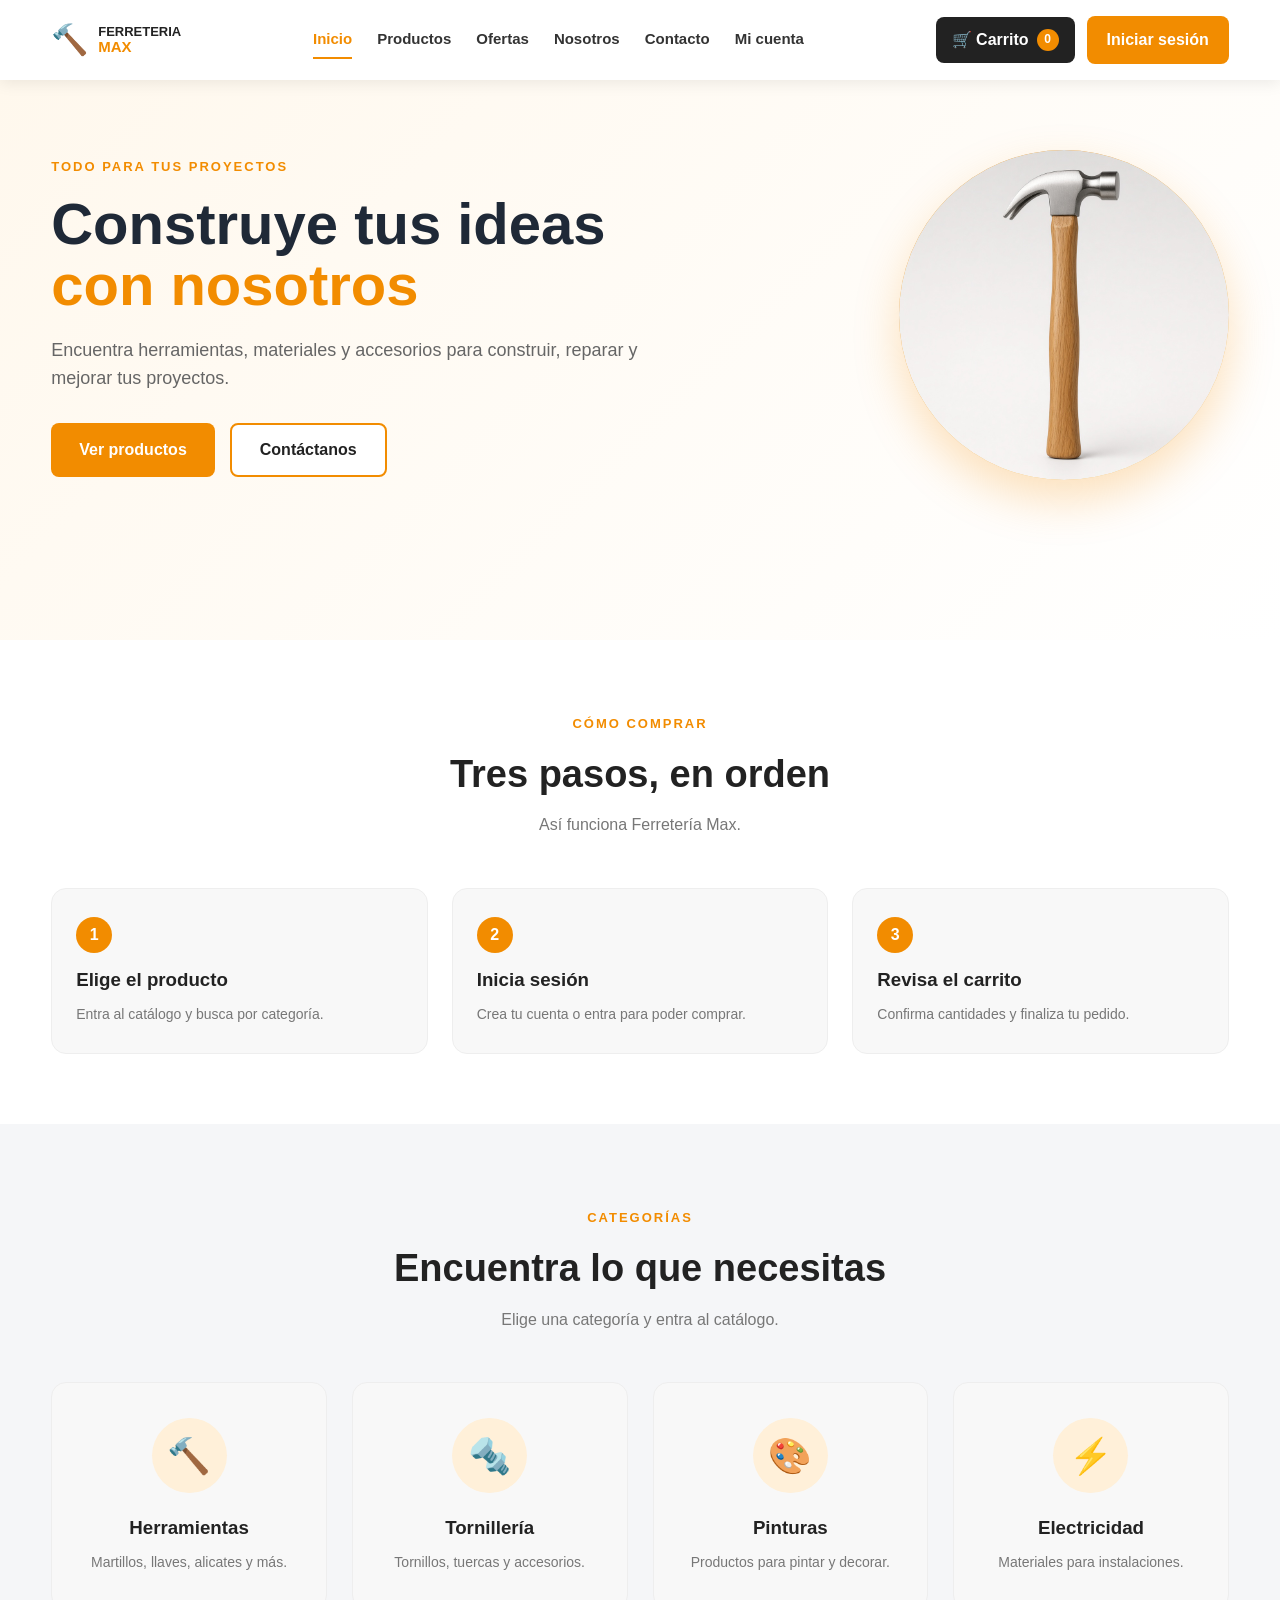
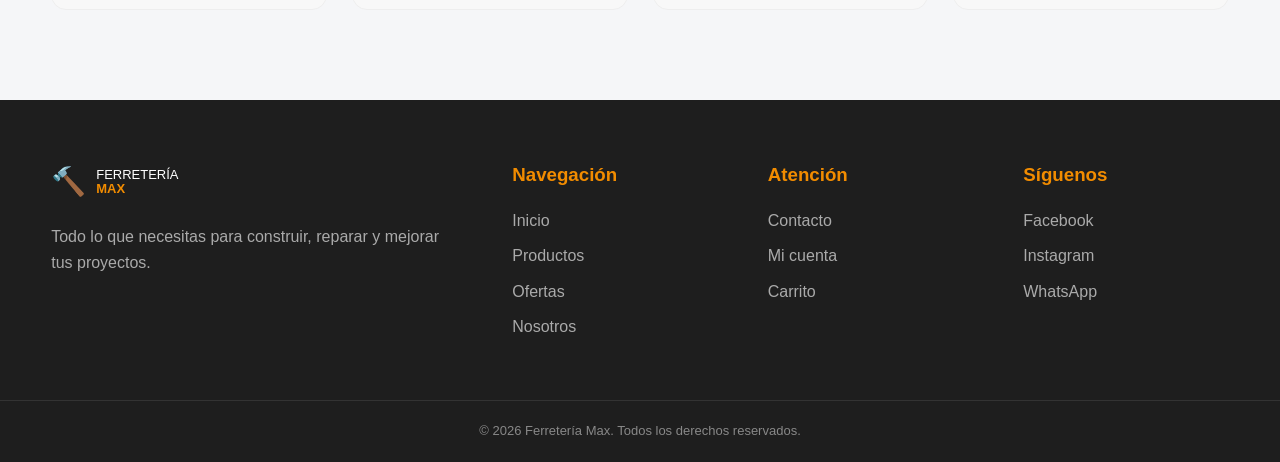
<file: INDEX.HTML>
<!DOCTYPE html>
<html lang="es">
<head>
    <meta charset="UTF-8">
    <meta name="viewport" content="width=device-width, initial-scale=1.0">
    <title>Inicio | Ferretería Max</title>
    <link rel="stylesheet" href="ESTILOS.CSS">
</head>
<body>
    <header class="header">
        <div class="header-inner">
            <a class="logo" href="INDEX.HTML">
                🔨
                <div>
                    <span>FERRETERIA</span>
                    <strong>MAX</strong>
                </div>
            </a>
            <nav class="menu">
                <a href="INDEX.HTML">Inicio</a>
                <a href="productos.html">Productos</a>
                <a href="ofertas.html">Ofertas</a>
                <a href="nosotros.html">Nosotros</a>
                <a href="contacto.html">Contacto</a>
                <a href="cuenta.html">Mi cuenta</a>
            </nav>
            <div class="header-acciones">
                <a href="carrito.html" class="btn-carrito">
                    🛒 Carrito
                    <span id="contadorCarrito">0</span>
                </a>
                <a href="cuenta.html" class="btn-login">Iniciar sesión</a>
            </div>
        </div>
    </header>

    <main>
        <section id="inicio" class="hero">
            <div class="hero-inner">
                <div class="hero-text">
                    <span class="mini-titulo">TODO PARA TUS PROYECTOS</span>
                    <h1>
                        Construye tus ideas
                        <span>con nosotros</span>
                    </h1>
                    <p>
                        Encuentra herramientas, materiales y accesorios
                        para construir, reparar y mejorar tus proyectos.
                    </p>
                    <div class="hero-buttons">
                        <a href="productos.html" class="btn-primary">Ver productos</a>
                        <a href="contacto.html" class="btn-secondary">Contáctanos</a>
                    </div>
                </div>
                <div class="hero-tool">
                    <img src="imagenes/martillo.png" alt="Herramientas Ferretería Max">
                </div>
            </div>
        </section>

        <section class="pasos">
            <div class="wrap">
                <div class="section-title">
                    <span>CÓMO COMPRAR</span>
                    <h2>Tres pasos, en orden</h2>
                    <p>Así funciona Ferretería Max.</p>
                </div>
                <div class="pasos-grid">
                    <div class="paso-card">
                        <span>1</span>
                        <h3>Elige el producto</h3>
                        <p>Entra al catálogo y busca por categoría.</p>
                    </div>
                    <div class="paso-card">
                        <span>2</span>
                        <h3>Inicia sesión</h3>
                        <p>Crea tu cuenta o entra para poder comprar.</p>
                    </div>
                    <div class="paso-card">
                        <span>3</span>
                        <h3>Revisa el carrito</h3>
                        <p>Confirma cantidades y finaliza tu pedido.</p>
                    </div>
                </div>
            </div>
        </section>

        <section class="categorias">
            <div class="wrap">
                <div class="section-title">
                    <span>CATEGORÍAS</span>
                    <h2>Encuentra lo que necesitas</h2>
                    <p>Elige una categoría y entra al catálogo.</p>
                </div>
                <div class="category-grid">
                    <a class="category-card" href="productos.html#herramientas">
                        <div class="category-icon">🔨</div>
                        <h3>Herramientas</h3>
                        <p>Martillos, llaves, alicates y más.</p>
                    </a>
                    <a class="category-card" href="productos.html#tornilleria">
                        <div class="category-icon">🔩</div>
                        <h3>Tornillería</h3>
                        <p>Tornillos, tuercas y accesorios.</p>
                    </a>
                    <a class="category-card" href="productos.html#pinturas">
                        <div class="category-icon">🎨</div>
                        <h3>Pinturas</h3>
                        <p>Productos para pintar y decorar.</p>
                    </a>
                    <a class="category-card" href="productos.html#electricidad">
                        <div class="category-icon">⚡</div>
                        <h3>Electricidad</h3>
                        <p>Materiales para instalaciones.</p>
                    </a>
                </div>
            </div>
        </section>
    </main>

    <footer class="footer">
        <div class="footer-grid">
            <div>
                <div class="footer-logo">
                    🔨
                    <span>FERRETERÍA <strong>MAX</strong></span>
                </div>
                <p>Todo lo que necesitas para construir, reparar y mejorar tus proyectos.</p>
            </div>
            <div>
                <h3>Navegación</h3>
                <a href="INDEX.HTML">Inicio</a>
                <a href="productos.html">Productos</a>
                <a href="ofertas.html">Ofertas</a>
                <a href="nosotros.html">Nosotros</a>
            </div>
            <div>
                <h3>Atención</h3>
                <a href="contacto.html">Contacto</a>
                <a href="cuenta.html">Mi cuenta</a>
                <a href="carrito.html">Carrito</a>
            </div>
            <div>
                <h3>Síguenos</h3>
                <a href="#">Facebook</a>
                <a href="#">Instagram</a>
                <a href="#">WhatsApp</a>
            </div>
        </div>
        <div class="footer-bottom">
            <p>&copy; 2026 Ferretería Max. Todos los derechos reservados.</p>
        </div>
    </footer>
    <script src="script.js"></script>
</body>
</html>
</file>
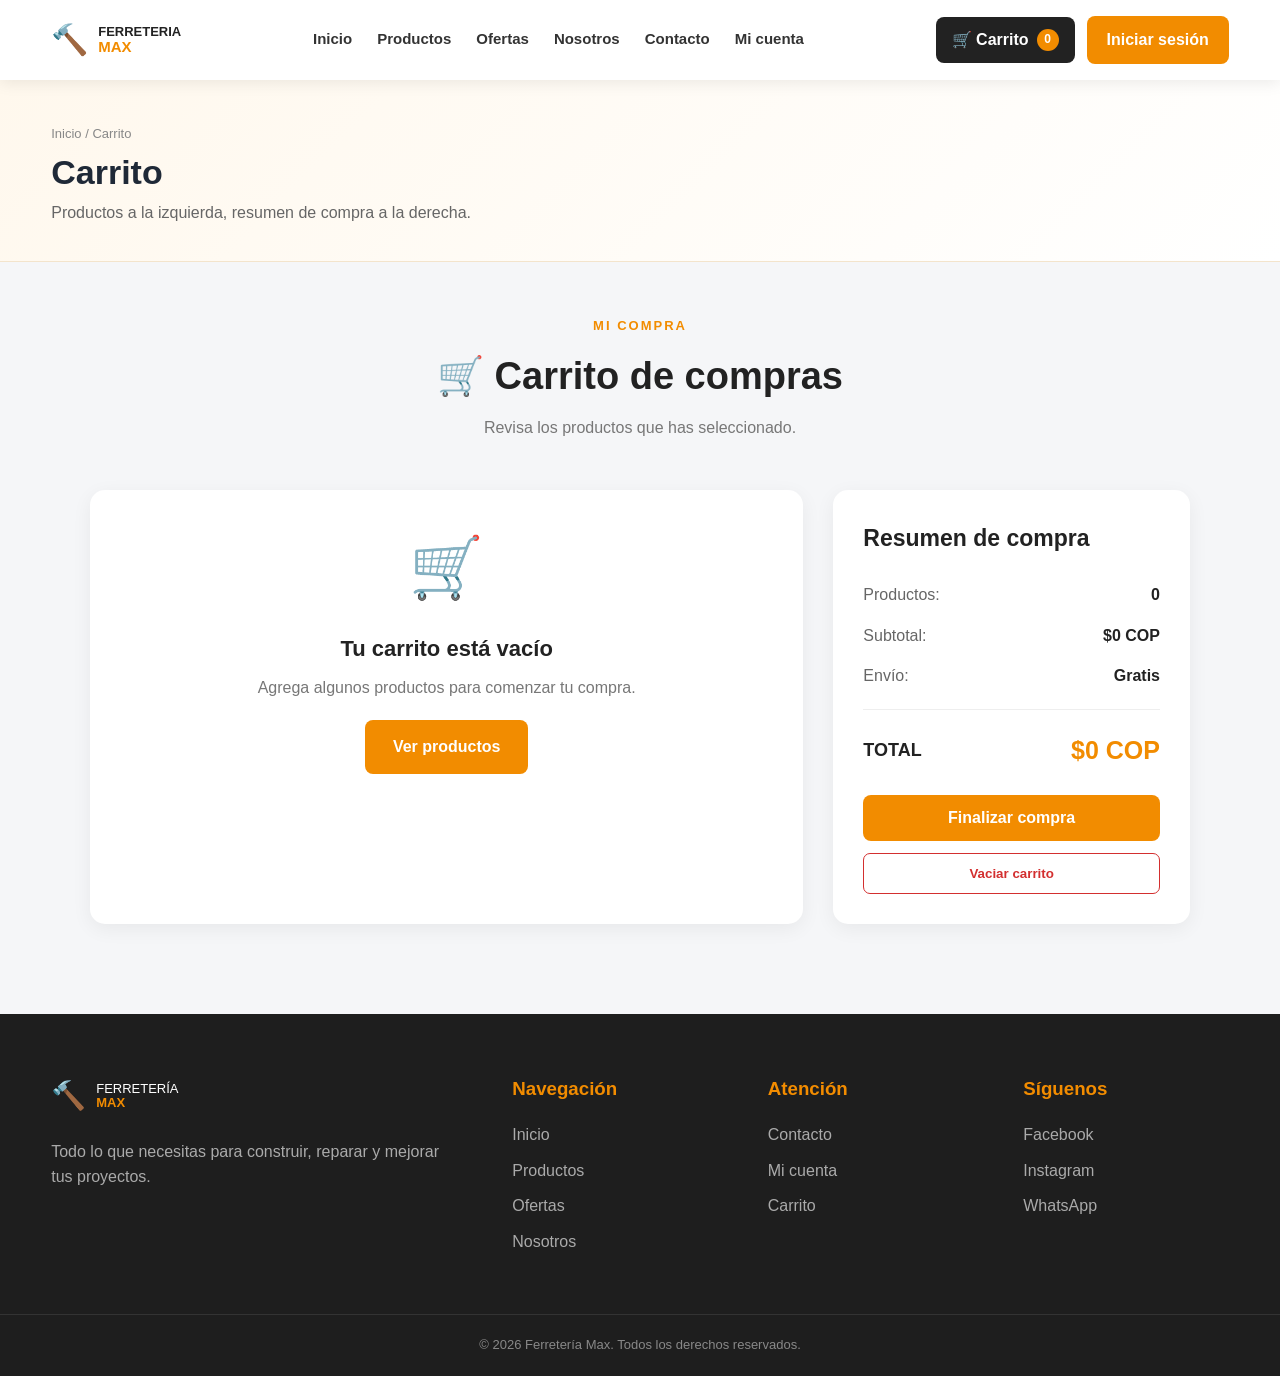
<file: carrito.html>
<!DOCTYPE html>
<html lang="es">
<head>
    <meta charset="UTF-8">
    <meta name="viewport" content="width=device-width, initial-scale=1.0">
    <title>Carrito | Ferretería Max</title>
    <link rel="stylesheet" href="ESTILOS.CSS">
</head>
<body>
    <header class="header">
        <div class="header-inner">
            <a class="logo" href="INDEX.HTML">
                🔨
                <div>
                    <span>FERRETERIA</span>
                    <strong>MAX</strong>
                </div>
            </a>
            <nav class="menu">
                <a href="INDEX.HTML">Inicio</a>
                <a href="productos.html">Productos</a>
                <a href="ofertas.html">Ofertas</a>
                <a href="nosotros.html">Nosotros</a>
                <a href="contacto.html">Contacto</a>
                <a href="cuenta.html">Mi cuenta</a>
            </nav>
            <div class="header-acciones">
                <a href="carrito.html" class="btn-carrito">
                    🛒 Carrito
                    <span id="contadorCarrito">0</span>
                </a>
                <a href="cuenta.html" class="btn-login">Iniciar sesión</a>
            </div>
        </div>
    </header>

    <div class="page-banner">
        <div class="wrap">
            <p class="migas"><a href="INDEX.HTML">Inicio</a> / Carrito</p>
            <h1>Carrito</h1>
            <p>Productos a la izquierda, resumen de compra a la derecha.</p>
        </div>
    </div>

    <main>
<section id="carrito" class="carrito">
    <div class="wrap">

    <div class="section-title">

        <span>MI COMPRA</span>

        <h2>
            🛒 Carrito de compras
        </h2>

        <p>
            Revisa los productos que has seleccionado.
        </p>

    </div>


    <div class="carrito-container">

        <div id="productosCarrito" class="productos-carrito">

            <div class="carrito-vacio">

                <div class="carrito-vacio-icono">
                    🛒
                </div>

                <h3>
                    Tu carrito está vacío
                </h3>

                <p>
                    Agrega algunos productos para comenzar tu compra.
                </p>

                <a href="productos.html" class="btn-primary">
                    Ver productos
                </a>

            </div>

        </div>


        <div class="resumen-carrito">

            <h3>
                Resumen de compra
            </h3>

            <div class="resumen-linea">

                <span>
                    Productos:
                </span>

                <strong id="cantidadCarrito">
                    0
                </strong>

            </div>

            <div class="resumen-linea">

                <span>
                    Subtotal:
                </span>

                <strong id="subtotalCarrito">
                    $0 COP
                </strong>

            </div>

            <div class="resumen-linea">

                <span>
                    Envío:
                </span>

                <strong>
                    Gratis
                </strong>

            </div>

            <hr>

            <div class="total-carrito">

                <span>
                    TOTAL
                </span>

                <strong id="totalCarrito">
                    $0 COP
                </strong>

            </div>
             <div id="mensajeCompra" class="mensaje-compra"></div>
            <button
                type="button"
                class="btn-form"
                onclick="finalizarCompra()"
            > 
                Finalizar compra
            </button>

            <button
                type="button"
                class="btn-vaciar"
                onclick="vaciarCarrito()"
            >
                Vaciar carrito
            </button>

        </div>

    </div>

    </div>
</section>
    </main>

    <footer class="footer">
        <div class="footer-grid">
            <div>
                <div class="footer-logo">
                    🔨
                    <span>FERRETERÍA <strong>MAX</strong></span>
                </div>
                <p>Todo lo que necesitas para construir, reparar y mejorar tus proyectos.</p>
            </div>
            <div>
                <h3>Navegación</h3>
                <a href="INDEX.HTML">Inicio</a>
                <a href="productos.html">Productos</a>
                <a href="ofertas.html">Ofertas</a>
                <a href="nosotros.html">Nosotros</a>
            </div>
            <div>
                <h3>Atención</h3>
                <a href="contacto.html">Contacto</a>
                <a href="cuenta.html">Mi cuenta</a>
                <a href="carrito.html">Carrito</a>
            </div>
            <div>
                <h3>Síguenos</h3>
                <a href="#">Facebook</a>
                <a href="#">Instagram</a>
                <a href="#">WhatsApp</a>
            </div>
        </div>
        <div class="footer-bottom">
            <p>&copy; 2026 Ferretería Max. Todos los derechos reservados.</p>
        </div>
    </footer>
    <script src="script.js"></script>
</body>
</html>
</file>
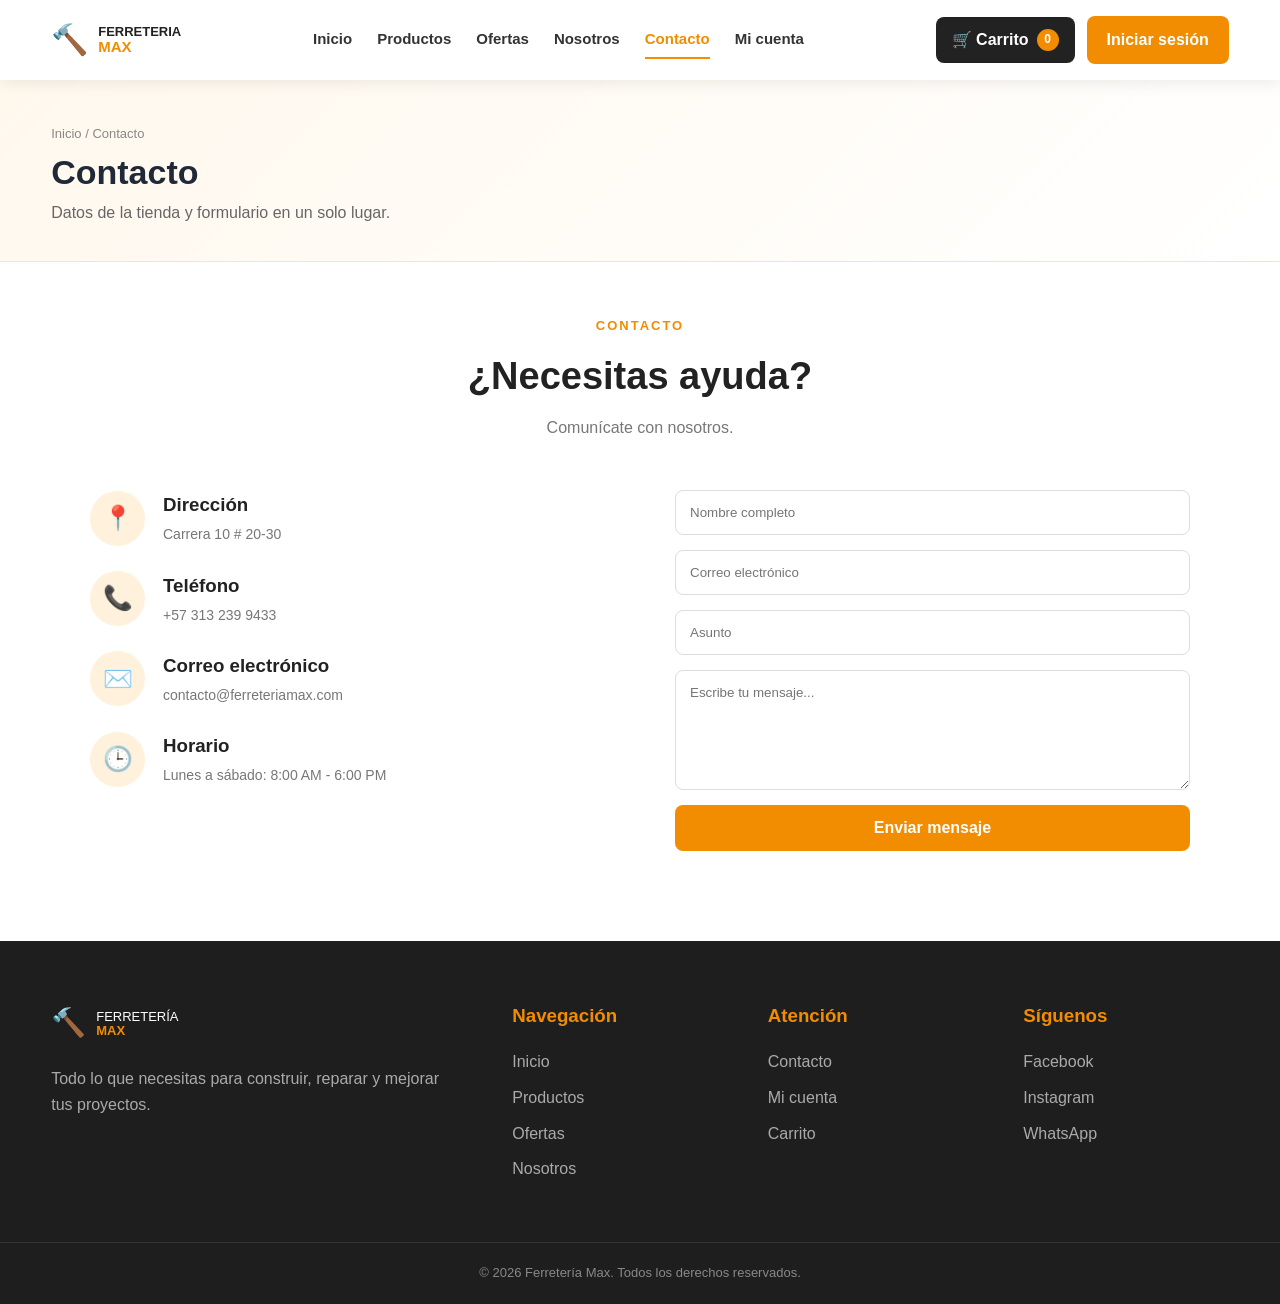
<file: contacto.html>
<!DOCTYPE html>
<html lang="es">
<head>
    <meta charset="UTF-8">
    <meta name="viewport" content="width=device-width, initial-scale=1.0">
    <title>Contacto | Ferretería Max</title>
    <link rel="stylesheet" href="ESTILOS.CSS">
</head>
<body>
    <header class="header">
        <div class="header-inner">
            <a class="logo" href="INDEX.HTML">
                🔨
                <div>
                    <span>FERRETERIA</span>
                    <strong>MAX</strong>
                </div>
            </a>
            <nav class="menu">
                <a href="INDEX.HTML">Inicio</a>
                <a href="productos.html">Productos</a>
                <a href="ofertas.html">Ofertas</a>
                <a href="nosotros.html">Nosotros</a>
                <a href="contacto.html">Contacto</a>
                <a href="cuenta.html">Mi cuenta</a>
            </nav>
            <div class="header-acciones">
                <a href="carrito.html" class="btn-carrito">
                    🛒 Carrito
                    <span id="contadorCarrito">0</span>
                </a>
                <a href="cuenta.html" class="btn-login">Iniciar sesión</a>
            </div>
        </div>
    </header>

    <div class="page-banner">
        <div class="wrap">
            <p class="migas"><a href="INDEX.HTML">Inicio</a> / Contacto</p>
            <h1>Contacto</h1>
            <p>Datos de la tienda y formulario en un solo lugar.</p>
        </div>
    </div>

    <main>
    <section id="contacto" class="contacto">
        <div class="wrap">

        <div class="section-title">

            <span>CONTACTO</span>

            <h2>
                ¿Necesitas ayuda?
            </h2>

            <p>
                Comunícate con nosotros.
            </p>

        </div>


        <div class="contact-container">


            <div class="contact-info">

                <div class="contact-item">

                    <div>📍</div>

                    <section>
                        <h3>Dirección</h3>
                        <p>
                            Carrera 10 # 20-30
                        </p>
                    </section>

                </div>


                <div class="contact-item">

                    <div>📞</div>

                    <section>
                        <h3>Teléfono</h3>
                        <p>
                            +57 313 239 9433
                        </p>
                    </section>

                </div>


                <div class="contact-item">

                    <div>✉️</div>

                    <section>
                        <h3>Correo electrónico</h3>
                        <p>
                            contacto@ferreteriamax.com
                        </p>
                    </section>

                </div>


                <div class="contact-item">

                    <div>🕒</div>

                    <section>
                        <h3>Horario</h3>
                        <p>
                            Lunes a sábado: 8:00 AM - 6:00 PM
                        </p>
                    </section>

                </div>

            </div>


            <form class="contact-form">

                <input
                    type="text"
                    placeholder="Nombre completo"
                    required
                >

                <input
                    type="email"
                    placeholder="Correo electrónico"
                    required
                >

                <input
                    type="text"
                    placeholder="Asunto"
                    required
                >

                <textarea
                    rows="6"
                    placeholder="Escribe tu mensaje..."
                    required
                ></textarea>

                <button
                    type="submit"
                    class="btn-form"
                >
                    Enviar mensaje
                </button>

            </form>

        </div>
        </div>

    </section>
    </main>

    <footer class="footer">
        <div class="footer-grid">
            <div>
                <div class="footer-logo">
                    🔨
                    <span>FERRETERÍA <strong>MAX</strong></span>
                </div>
                <p>Todo lo que necesitas para construir, reparar y mejorar tus proyectos.</p>
            </div>
            <div>
                <h3>Navegación</h3>
                <a href="INDEX.HTML">Inicio</a>
                <a href="productos.html">Productos</a>
                <a href="ofertas.html">Ofertas</a>
                <a href="nosotros.html">Nosotros</a>
            </div>
            <div>
                <h3>Atención</h3>
                <a href="contacto.html">Contacto</a>
                <a href="cuenta.html">Mi cuenta</a>
                <a href="carrito.html">Carrito</a>
            </div>
            <div>
                <h3>Síguenos</h3>
                <a href="#">Facebook</a>
                <a href="#">Instagram</a>
                <a href="#">WhatsApp</a>
            </div>
        </div>
        <div class="footer-bottom">
            <p>&copy; 2026 Ferretería Max. Todos los derechos reservados.</p>
        </div>
    </footer>
    <script src="script.js"></script>
</body>
</html>
</file>
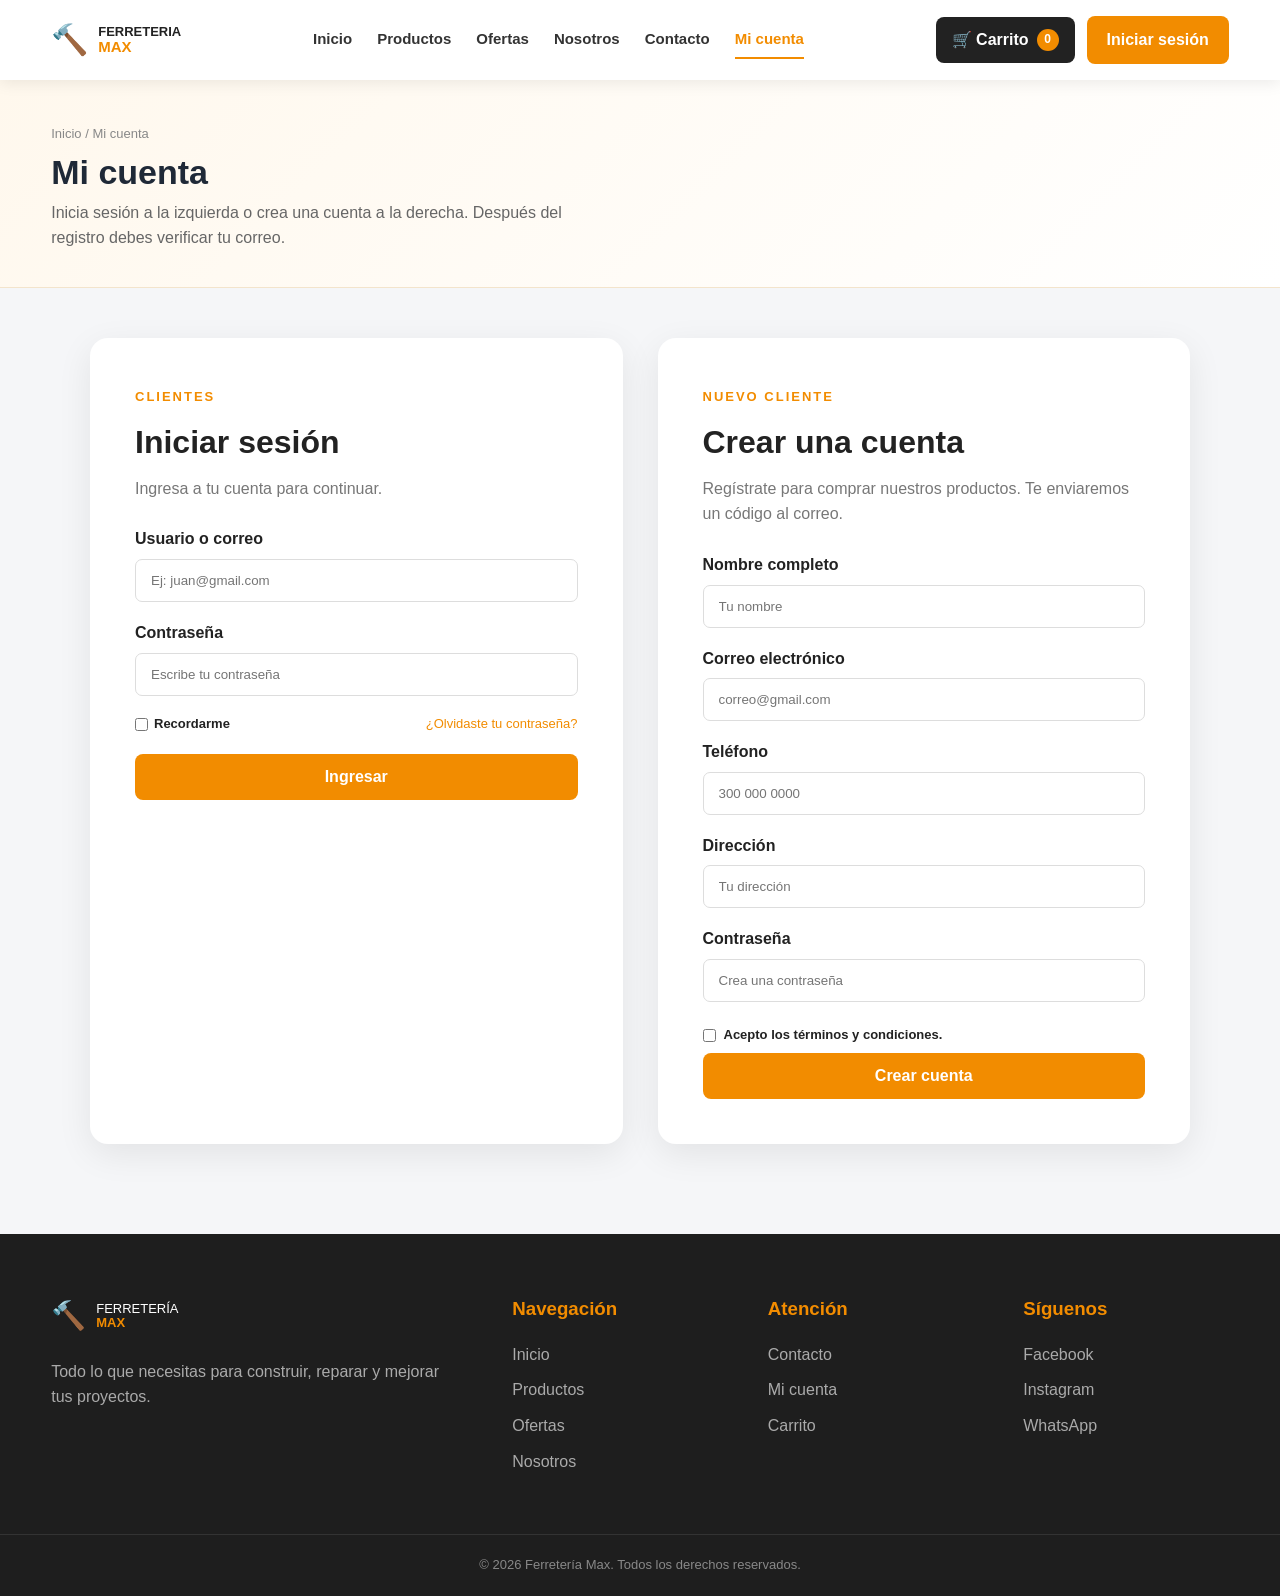
<file: cuenta.html>
<!DOCTYPE html>
<html lang="es">
<head>
    <meta charset="UTF-8">
    <meta name="viewport" content="width=device-width, initial-scale=1.0">
    <title>Mi cuenta | Ferretería Max</title>
    <link rel="stylesheet" href="ESTILOS.CSS">
</head>
<body>
    <header class="header">
        <div class="header-inner">
            <a class="logo" href="INDEX.HTML">
                🔨
                <div>
                    <span>FERRETERIA</span>
                    <strong>MAX</strong>
                </div>
            </a>
            <nav class="menu">
                <a href="INDEX.HTML">Inicio</a>
                <a href="productos.html">Productos</a>
                <a href="ofertas.html">Ofertas</a>
                <a href="nosotros.html">Nosotros</a>
                <a href="contacto.html">Contacto</a>
                <a href="cuenta.html">Mi cuenta</a>
            </nav>
            <div class="header-acciones">
                <a href="carrito.html" class="btn-carrito">
                    🛒 Carrito
                    <span id="contadorCarrito">0</span>
                </a>
                <a href="cuenta.html" class="btn-login">Iniciar sesión</a>
            </div>
        </div>
    </header>

    <div class="page-banner">
        <div class="wrap">
            <p class="migas"><a href="INDEX.HTML">Inicio</a> / Mi cuenta</p>
            <h1>Mi cuenta</h1>
            <p>Inicia sesión a la izquierda o crea una cuenta a la derecha. Después del registro debes verificar tu correo.</p>
        </div>
    </div>

    <main>
    <section id="cuenta" class="cuenta">
        <div class="wrap">
        <div class="cuenta-container">


            <!-- INICIAR SESIÓN -->

            <div class="form-box">

                <span>
                    CLIENTES
                </span>

                <h2>
                    Iniciar sesión
                </h2>

                <p>
                    Ingresa a tu cuenta para continuar.
                </p>


                <form id="loginForm">

                    <label for="loginUsuario">
                        Usuario o correo
                    </label>

                    <input
                        type="text"
                        id="loginUsuario"
                        placeholder="Ej: juan@gmail.com"
                        required
                    >


                    <label for="loginPassword">
                        Contraseña
                    </label>

                    <input
                        type="password"
                        id="loginPassword"
                        placeholder="Escribe tu contraseña"
                        required
                    >


                    <div class="recordar">

                        <label>
                            <input type="checkbox">
                            Recordarme
                        </label>
                        
                        <a href="#">
                            ¿Olvidaste tu contraseña?
                        </a>

                    </div>
                    
                    <div id="mensajeLogin" class="mensaje-error"></div>

                    <button
                        type="submit"
                        class="btn-form"
                    >
                        Ingresar
                    </button>

                </form>

            </div>


            <!-- CREAR CUENTA -->

            <div class="form-box crear-cuenta">

                <span>
                    NUEVO CLIENTE
                </span>

                <h2>
                    Crear una cuenta
                </h2>

                <p>
                    Regístrate para comprar nuestros productos. Te enviaremos un código al correo.
                </p>


                <form id="registroForm">

                    <label for="nombre">
                        Nombre completo
                    </label>

                    <input
                        type="text"
                        id="nombre"
                        placeholder="Tu nombre"
                        required
                    >


                    <label for="correo">
                        Correo electrónico
                    </label>

                    <input
                        type="email"
                        id="correo"
                        placeholder="correo@gmail.com"
                        required
                    >
                    <label for="telefono">
                        Teléfono
                    </label>

                    <input
                        type="tel"
                        id="telefono"
                        placeholder="300 000 0000"
                        required
                    >
                    <label for="direccion">Dirección</label>
<input
    type="text"
    id="direccion"
    placeholder="Tu dirección"
    required
>


                    <label for="password">
                        Contraseña
                    </label>

                    <input
                        type="password"
                        id="password"
                        placeholder="Crea una contraseña"
                        required
                    >


                    <label class="terminos">

                        <input
                            type="checkbox"
                            required
                        >

                        Acepto los términos y condiciones.

                    </label>


                    <button
                        type="submit"
                        class="btn-form"
                    >
                        Crear cuenta
                    </button>
                    <div id="mensajeError" class="mensaje-error"></div>
                </form>

                <form id="verificarForm" class="verificar-form" hidden>
                    <h2>Verifica tu correo</h2>
                    <p id="textoVerificar">
                        Ingresa el código de 6 dígitos que enviamos a tu correo.
                    </p>
                    <p id="avisoCodigo" class="aviso-codigo" hidden></p>
                    <input type="hidden" id="correoVerificar">
                    <label for="codigoVerificar">Código de verificación</label>
                    <input
                        type="text"
                        id="codigoVerificar"
                        inputmode="numeric"
                        maxlength="6"
                        placeholder="000000"
                        required
                    >
                    <div id="mensajeVerificar" class="mensaje-error"></div>
                    <div id="mensajeVerificarOk" class="mensaje-ok"></div>
                    <button type="submit" class="btn-form">Verificar correo</button>
                    <button type="button" class="btn-form btn-reenviar" id="btnReenviarCodigo">
                        Reenviar código
                    </button>
                </form>

            </div>

        </div>
        </div>

    </section>
    </main>


    <footer class="footer">
        <div class="footer-grid">
            <div>
                <div class="footer-logo">
                    🔨
                    <span>FERRETERÍA <strong>MAX</strong></span>
                </div>
                <p>Todo lo que necesitas para construir, reparar y mejorar tus proyectos.</p>
            </div>
            <div>
                <h3>Navegación</h3>
                <a href="INDEX.HTML">Inicio</a>
                <a href="productos.html">Productos</a>
                <a href="ofertas.html">Ofertas</a>
                <a href="nosotros.html">Nosotros</a>
            </div>
            <div>
                <h3>Atención</h3>
                <a href="contacto.html">Contacto</a>
                <a href="cuenta.html">Mi cuenta</a>
                <a href="carrito.html">Carrito</a>
            </div>
            <div>
                <h3>Síguenos</h3>
                <a href="#">Facebook</a>
                <a href="#">Instagram</a>
                <a href="#">WhatsApp</a>
            </div>
        </div>
        <div class="footer-bottom">
            <p>&copy; 2026 Ferretería Max. Todos los derechos reservados.</p>
        </div>
    </footer>
    <script src="script.js"></script>
</body>
</html>
</file>
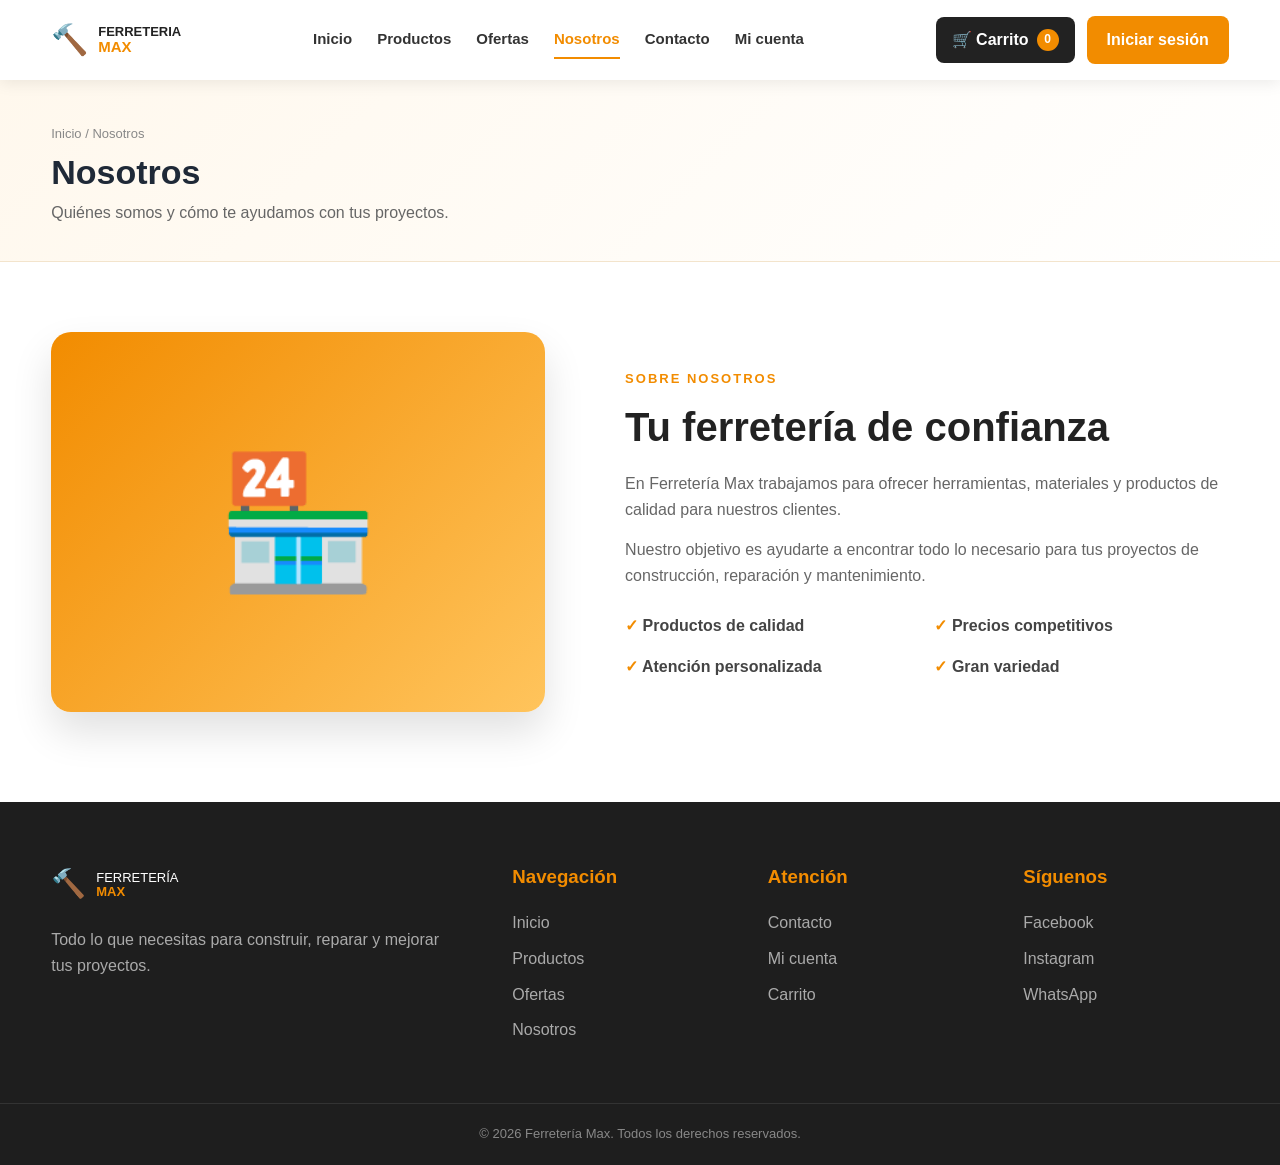
<file: nosotros.html>
<!DOCTYPE html>
<html lang="es">
<head>
    <meta charset="UTF-8">
    <meta name="viewport" content="width=device-width, initial-scale=1.0">
    <title>Nosotros | Ferretería Max</title>
    <link rel="stylesheet" href="ESTILOS.CSS">
</head>
<body>
    <header class="header">
        <div class="header-inner">
            <a class="logo" href="INDEX.HTML">
                🔨
                <div>
                    <span>FERRETERIA</span>
                    <strong>MAX</strong>
                </div>
            </a>
            <nav class="menu">
                <a href="INDEX.HTML">Inicio</a>
                <a href="productos.html">Productos</a>
                <a href="ofertas.html">Ofertas</a>
                <a href="nosotros.html">Nosotros</a>
                <a href="contacto.html">Contacto</a>
                <a href="cuenta.html">Mi cuenta</a>
            </nav>
            <div class="header-acciones">
                <a href="carrito.html" class="btn-carrito">
                    🛒 Carrito
                    <span id="contadorCarrito">0</span>
                </a>
                <a href="cuenta.html" class="btn-login">Iniciar sesión</a>
            </div>
        </div>
    </header>

    <div class="page-banner">
        <div class="wrap">
            <p class="migas"><a href="INDEX.HTML">Inicio</a> / Nosotros</p>
            <h1>Nosotros</h1>
            <p>Quiénes somos y cómo te ayudamos con tus proyectos.</p>
        </div>
    </div>

    <main>
    <section id="nosotros" class="nosotros">
        <div class="wrap nosotros-inner">

        <div class="nosotros-icon">
            🏪
        </div>

        <div class="nosotros-text">

            <span>
                SOBRE NOSOTROS
            </span>

            <h2>
                Tu ferretería de confianza
            </h2>

            <p>
                En Ferretería Max trabajamos para
                ofrecer herramientas, materiales y productos
                de calidad para nuestros clientes.
            </p>

            <p>
                Nuestro objetivo es ayudarte a encontrar todo
                lo necesario para tus proyectos de construcción,
                reparación y mantenimiento.
            </p>


            <div class="beneficios">

                <div>
                    ✓ Productos de calidad
                </div>

                <div>
                    ✓ Precios competitivos
                </div>

                <div>
                    ✓ Atención personalizada
                </div>

                <div>
                    ✓ Gran variedad
                </div>

            </div>

        </div>
        </div>

    </section>
    </main>



    <footer class="footer">
        <div class="footer-grid">
            <div>
                <div class="footer-logo">
                    🔨
                    <span>FERRETERÍA <strong>MAX</strong></span>
                </div>
                <p>Todo lo que necesitas para construir, reparar y mejorar tus proyectos.</p>
            </div>
            <div>
                <h3>Navegación</h3>
                <a href="INDEX.HTML">Inicio</a>
                <a href="productos.html">Productos</a>
                <a href="ofertas.html">Ofertas</a>
                <a href="nosotros.html">Nosotros</a>
            </div>
            <div>
                <h3>Atención</h3>
                <a href="contacto.html">Contacto</a>
                <a href="cuenta.html">Mi cuenta</a>
                <a href="carrito.html">Carrito</a>
            </div>
            <div>
                <h3>Síguenos</h3>
                <a href="#">Facebook</a>
                <a href="#">Instagram</a>
                <a href="#">WhatsApp</a>
            </div>
        </div>
        <div class="footer-bottom">
            <p>&copy; 2026 Ferretería Max. Todos los derechos reservados.</p>
        </div>
    </footer>
    <script src="script.js"></script>
</body>
</html>
</file>
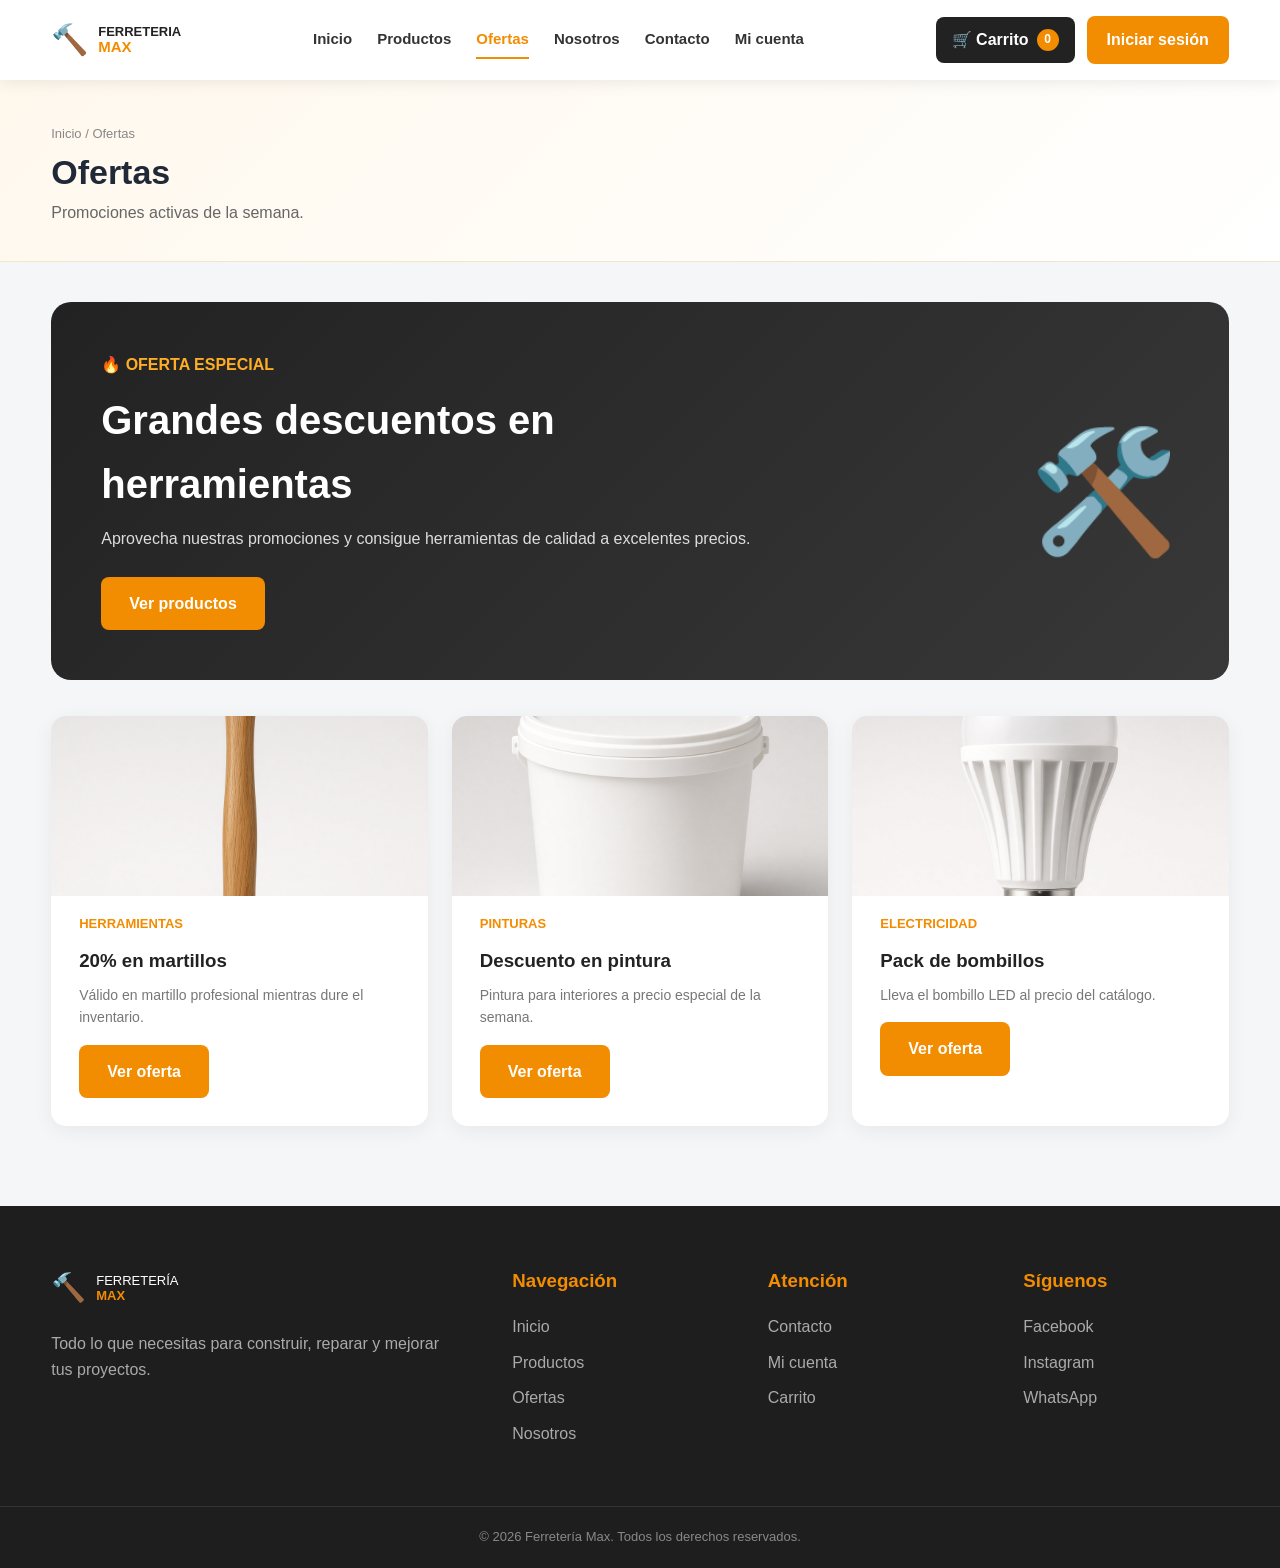
<file: ofertas.html>
<!DOCTYPE html>
<html lang="es">
<head>
    <meta charset="UTF-8">
    <meta name="viewport" content="width=device-width, initial-scale=1.0">
    <title>Ofertas | Ferretería Max</title>
    <link rel="stylesheet" href="ESTILOS.CSS">
</head>
<body>
    <header class="header">
        <div class="header-inner">
            <a class="logo" href="INDEX.HTML">
                🔨
                <div>
                    <span>FERRETERIA</span>
                    <strong>MAX</strong>
                </div>
            </a>
            <nav class="menu">
                <a href="INDEX.HTML">Inicio</a>
                <a href="productos.html">Productos</a>
                <a href="ofertas.html">Ofertas</a>
                <a href="nosotros.html">Nosotros</a>
                <a href="contacto.html">Contacto</a>
                <a href="cuenta.html">Mi cuenta</a>
            </nav>
            <div class="header-acciones">
                <a href="carrito.html" class="btn-carrito">
                    🛒 Carrito
                    <span id="contadorCarrito">0</span>
                </a>
                <a href="cuenta.html" class="btn-login">Iniciar sesión</a>
            </div>
        </div>
    </header>

    <div class="page-banner">
        <div class="wrap">
            <p class="migas"><a href="INDEX.HTML">Inicio</a> / Ofertas</p>
            <h1>Ofertas</h1>
            <p>Promociones activas de la semana.</p>
        </div>
    </div>

    <main>
        <section id="ofertas" class="ofertas-pagina">
            <div class="wrap">
                <div class="oferta">
                    <div>
                        <span>🔥 OFERTA ESPECIAL</span>
                        <h2>Grandes descuentos en herramientas</h2>
                        <p>Aprovecha nuestras promociones y consigue herramientas de calidad a excelentes precios.</p>
                        <a href="productos.html" class="btn-primary">Ver productos</a>
                    </div>
                    <div class="oferta-icon">🛠️</div>
                </div>
                <div class="ofertas-lista">
                    <article class="oferta-card">
                        <img src="imagenes/martillo.png" alt="Martillo en oferta">
                        <span>HERRAMIENTAS</span>
                        <h3>20% en martillos</h3>
                        <p>Válido en martillo profesional mientras dure el inventario.</p>
                        <a href="productos.html#herramientas" class="btn-primary">Ver oferta</a>
                    </article>
                    <article class="oferta-card">
                        <img src="imagenes/pintura.png" alt="Pintura en oferta">
                        <span>PINTURAS</span>
                        <h3>Descuento en pintura</h3>
                        <p>Pintura para interiores a precio especial de la semana.</p>
                        <a href="productos.html#pinturas" class="btn-primary">Ver oferta</a>
                    </article>
                    <article class="oferta-card">
                        <img src="imagenes/bombillo.png" alt="Bombillo en oferta">
                        <span>ELECTRICIDAD</span>
                        <h3>Pack de bombillos</h3>
                        <p>Lleva el bombillo LED al precio del catálogo.</p>
                        <a href="productos.html#electricidad" class="btn-primary">Ver oferta</a>
                    </article>
                </div>
            </div>
        </section>
    </main>



    <footer class="footer">
        <div class="footer-grid">
            <div>
                <div class="footer-logo">
                    🔨
                    <span>FERRETERÍA <strong>MAX</strong></span>
                </div>
                <p>Todo lo que necesitas para construir, reparar y mejorar tus proyectos.</p>
            </div>
            <div>
                <h3>Navegación</h3>
                <a href="INDEX.HTML">Inicio</a>
                <a href="productos.html">Productos</a>
                <a href="ofertas.html">Ofertas</a>
                <a href="nosotros.html">Nosotros</a>
            </div>
            <div>
                <h3>Atención</h3>
                <a href="contacto.html">Contacto</a>
                <a href="cuenta.html">Mi cuenta</a>
                <a href="carrito.html">Carrito</a>
            </div>
            <div>
                <h3>Síguenos</h3>
                <a href="#">Facebook</a>
                <a href="#">Instagram</a>
                <a href="#">WhatsApp</a>
            </div>
        </div>
        <div class="footer-bottom">
            <p>&copy; 2026 Ferretería Max. Todos los derechos reservados.</p>
        </div>
    </footer>
    <script src="script.js"></script>
</body>
</html>
</file>
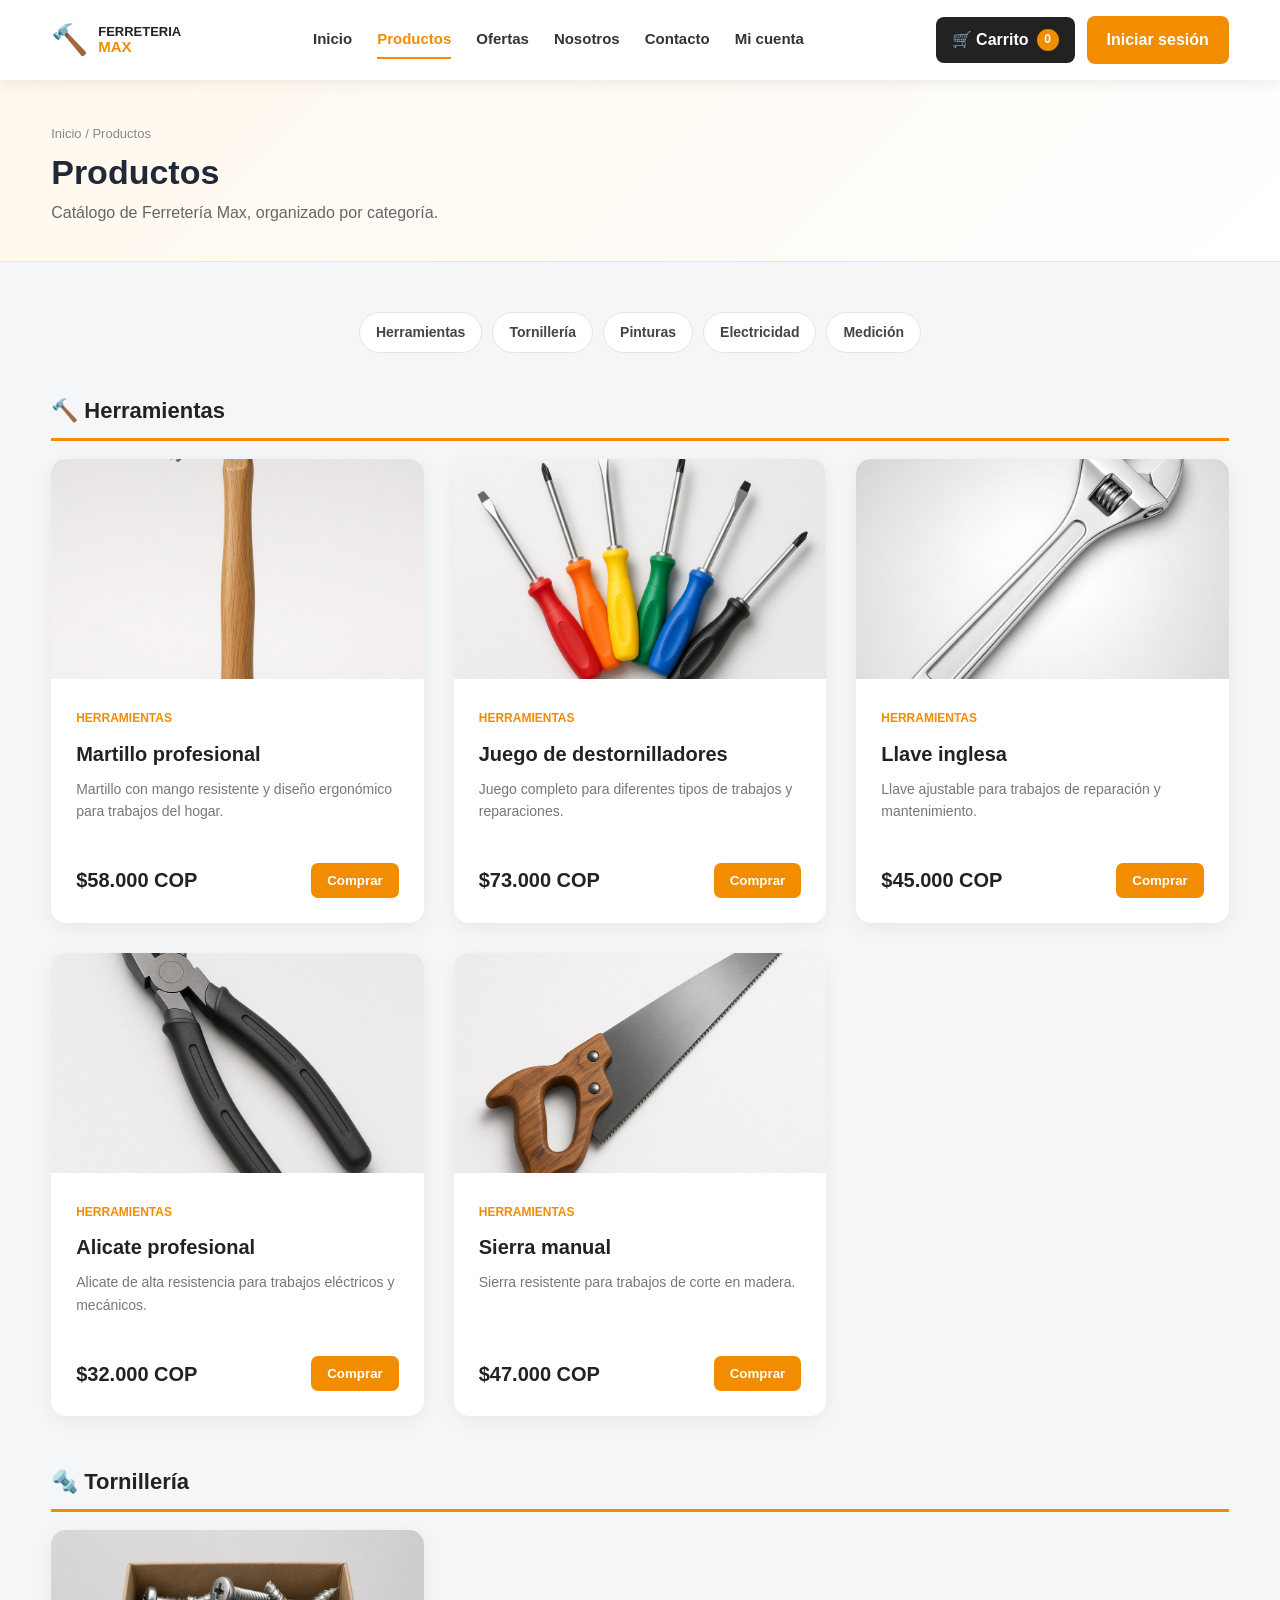
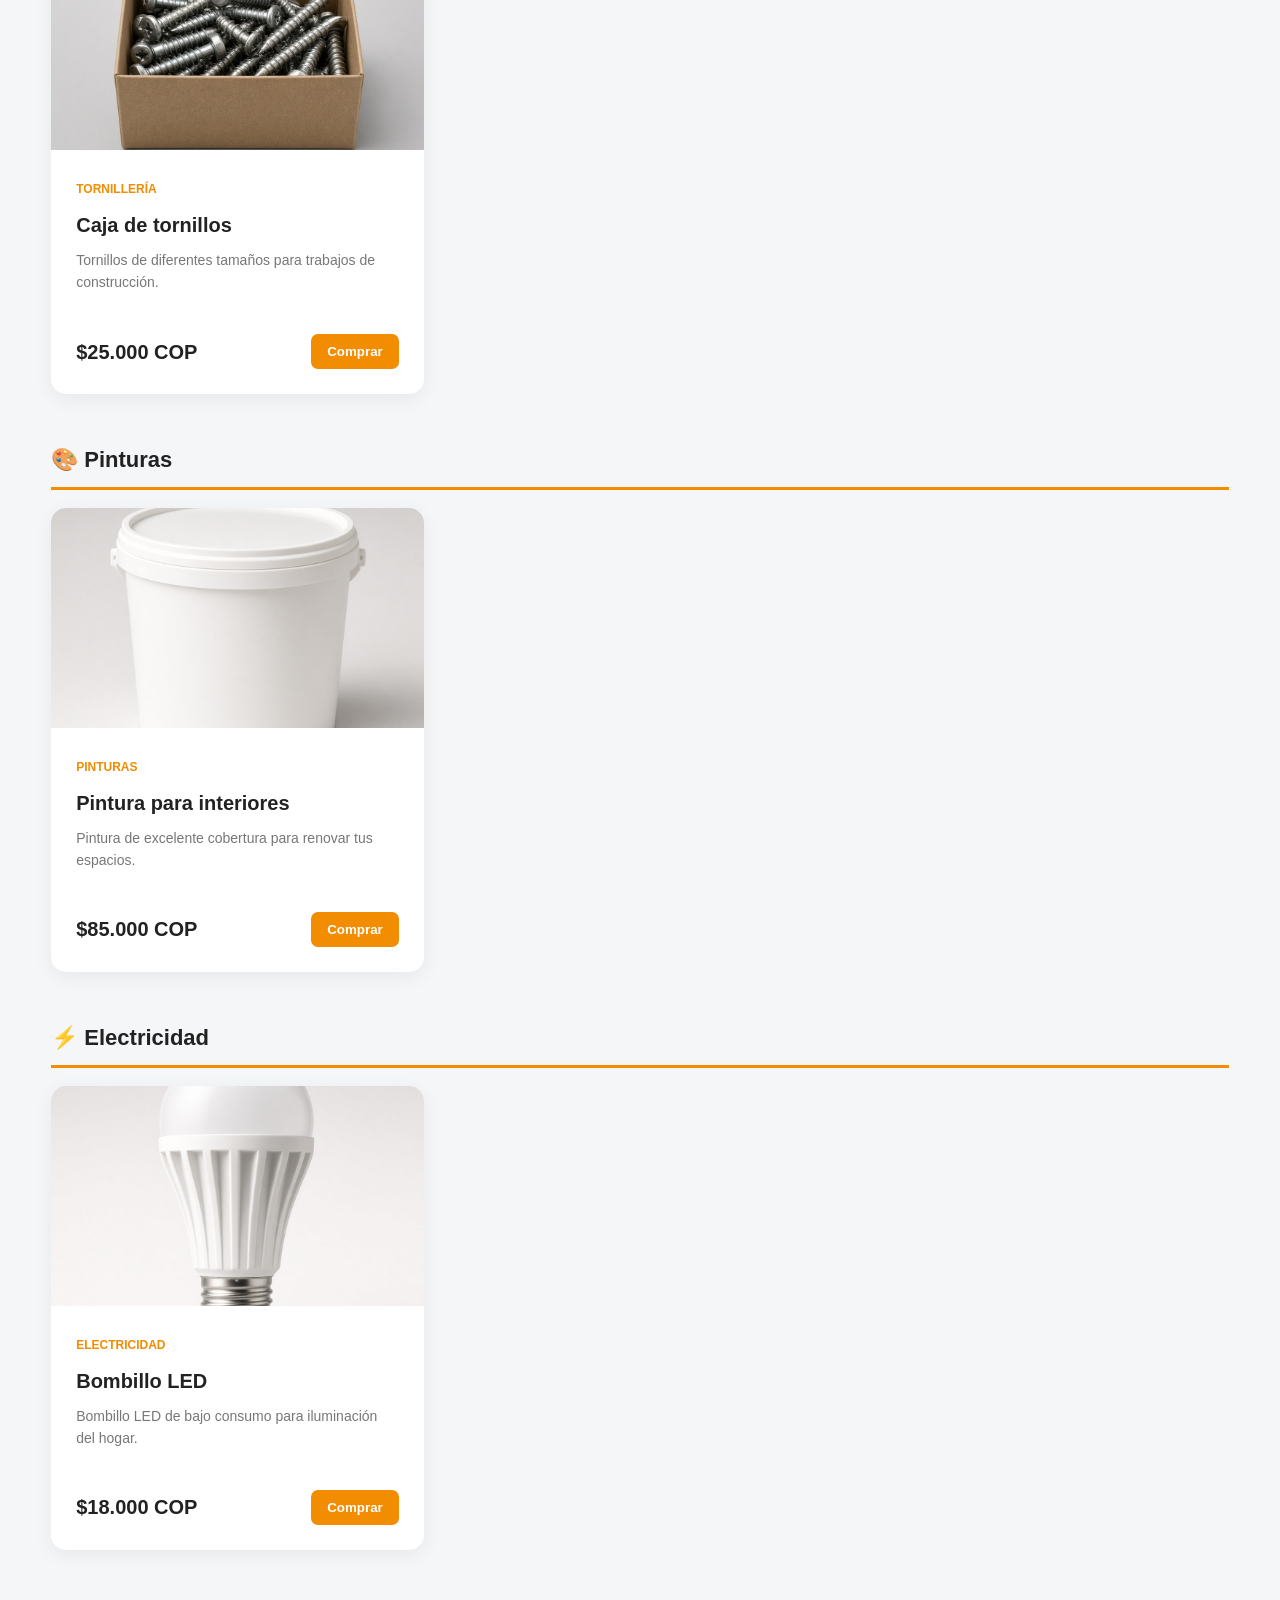
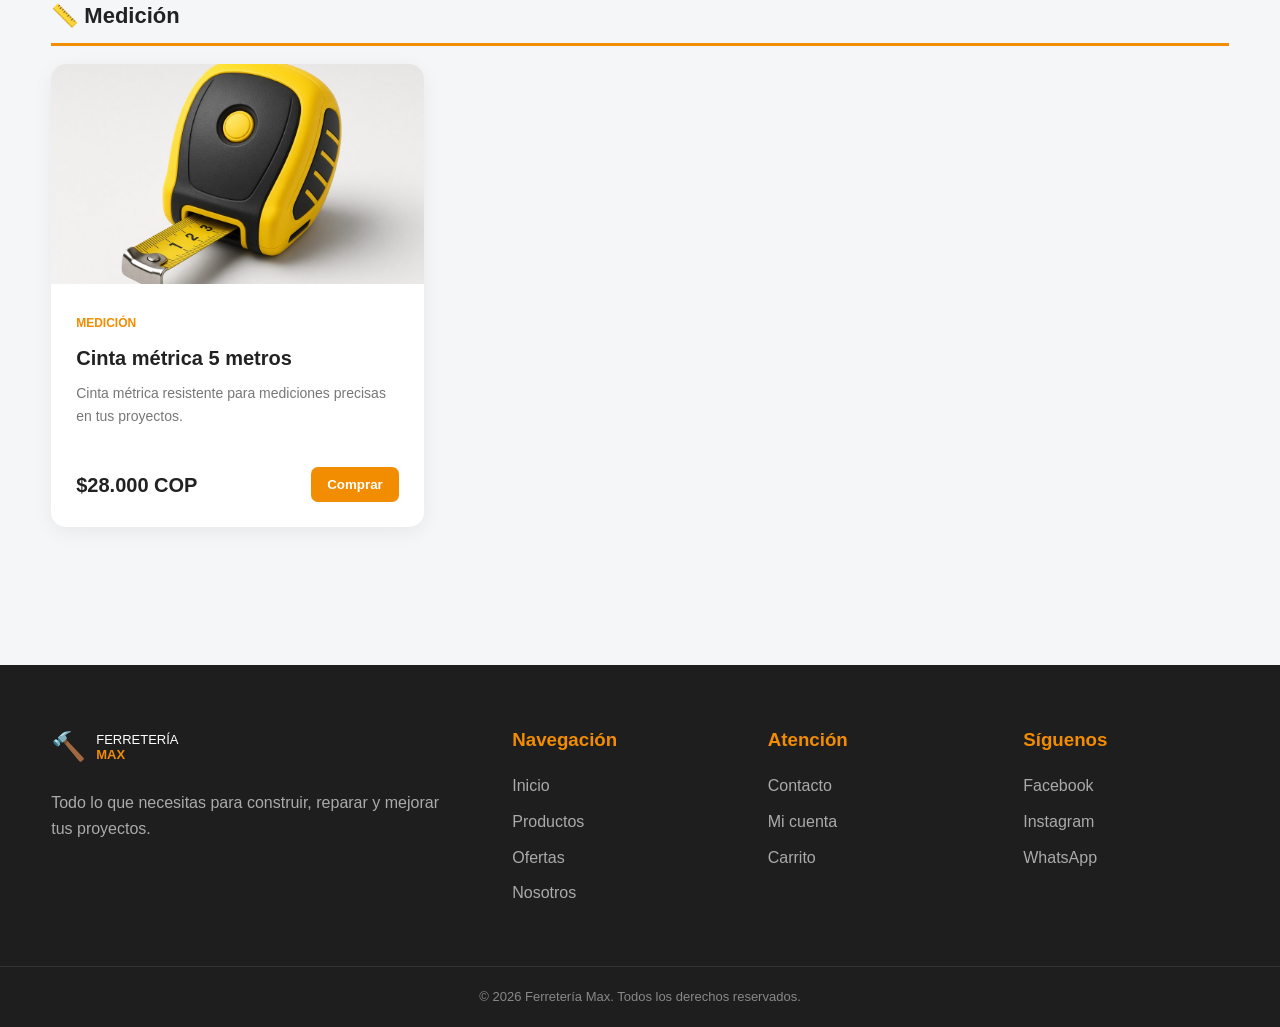
<file: productos.html>
<!DOCTYPE html>
<html lang="es">
<head>
    <meta charset="UTF-8">
    <meta name="viewport" content="width=device-width, initial-scale=1.0">
    <title>Productos | Ferretería Max</title>
    <link rel="stylesheet" href="ESTILOS.CSS">
</head>
<body>
    <header class="header">
        <div class="header-inner">
            <a class="logo" href="INDEX.HTML">
                🔨
                <div>
                    <span>FERRETERIA</span>
                    <strong>MAX</strong>
                </div>
            </a>
            <nav class="menu">
                <a href="INDEX.HTML">Inicio</a>
                <a href="productos.html">Productos</a>
                <a href="ofertas.html">Ofertas</a>
                <a href="nosotros.html">Nosotros</a>
                <a href="contacto.html">Contacto</a>
                <a href="cuenta.html">Mi cuenta</a>
            </nav>
            <div class="header-acciones">
                <a href="carrito.html" class="btn-carrito">
                    🛒 Carrito
                    <span id="contadorCarrito">0</span>
                </a>
                <a href="cuenta.html" class="btn-login">Iniciar sesión</a>
            </div>
        </div>
    </header>

    <div class="page-banner">
        <div class="wrap">
            <p class="migas"><a href="INDEX.HTML">Inicio</a> / Productos</p>
            <h1>Productos</h1>
            <p>Catálogo de Ferretería Max, organizado por categoría.</p>
        </div>
    </div>

    <main>
        <section id="productos" class="productos">
            <div class="wrap">
                <nav class="catalogo-filtros">
                    <a href="#herramientas">Herramientas</a>
                    <a href="#tornilleria">Tornillería</a>
                    <a href="#pinturas">Pinturas</a>
                    <a href="#electricidad">Electricidad</a>
                    <a href="#medicion">Medición</a>
                </nav>

                <div id="herramientas" class="catalogo-grupo">
                    <h2>🔨 Herramientas</h2>
                    <div class="product-grid">
                        <article class="product-card">
                            <div class="product-image">
                                <img src="imagenes/martillo.png" alt="Martillo profesional">
                            </div>
                            <div class="product-info">
                                <span>HERRAMIENTAS</span>
                                <h3>Martillo profesional</h3>
                                <p>Martillo con mango resistente y diseño ergonómico para trabajos del hogar.</p>
                                <div class="product-bottom">
                                    <strong>$58.000 COP</strong>
                                    <button onclick="agregarProducto('Martillo profesional')">Comprar</button>
                                </div>
                            </div>
                        </article>
                        <article class="product-card">
                            <div class="product-image">
                                <img src="imagenes/destornilladores.png" alt="Juego de destornilladores">
                            </div>
                            <div class="product-info">
                                <span>HERRAMIENTAS</span>
                                <h3>Juego de destornilladores</h3>
                                <p>Juego completo para diferentes tipos de trabajos y reparaciones.</p>
                                <div class="product-bottom">
                                    <strong>$73.000 COP</strong>
                                    <button onclick="agregarProducto('Juego de destornilladores')">Comprar</button>
                                </div>
                            </div>
                        </article>
                        <article class="product-card">
                            <div class="product-image">
                                <img src="imagenes/llave.png" alt="Llave inglesa">
                            </div>
                            <div class="product-info">
                                <span>HERRAMIENTAS</span>
                                <h3>Llave inglesa</h3>
                                <p>Llave ajustable para trabajos de reparación y mantenimiento.</p>
                                <div class="product-bottom">
                                    <strong>$45.000 COP</strong>
                                    <button onclick="agregarProducto('Llave inglesa')">Comprar</button>
                                </div>
                            </div>
                        </article>
                        <article class="product-card">
                            <div class="product-image">
                                <img src="imagenes/alicate.png" alt="Alicate profesional">
                            </div>
                            <div class="product-info">
                                <span>HERRAMIENTAS</span>
                                <h3>Alicate profesional</h3>
                                <p>Alicate de alta resistencia para trabajos eléctricos y mecánicos.</p>
                                <div class="product-bottom">
                                    <strong>$32.000 COP</strong>
                                    <button onclick="agregarProducto('Alicate profesional')">Comprar</button>
                                </div>
                            </div>
                        </article>
                        <article class="product-card">
                            <div class="product-image">
                                <img src="imagenes/sierra.png" alt="Sierra manual">
                            </div>
                            <div class="product-info">
                                <span>HERRAMIENTAS</span>
                                <h3>Sierra manual</h3>
                                <p>Sierra resistente para trabajos de corte en madera.</p>
                                <div class="product-bottom">
                                    <strong>$47.000 COP</strong>
                                    <button onclick="agregarProducto('Sierra manual')">Comprar</button>
                                </div>
                            </div>
                        </article>
                    </div>
                </div>

                <div id="tornilleria" class="catalogo-grupo">
                    <h2>🔩 Tornillería</h2>
                    <div class="product-grid">
                        <article class="product-card">
                            <div class="product-image">
                                <img src="imagenes/tornillos.png" alt="Caja de tornillos">
                            </div>
                            <div class="product-info">
                                <span>TORNILLERÍA</span>
                                <h3>Caja de tornillos</h3>
                                <p>Tornillos de diferentes tamaños para trabajos de construcción.</p>
                                <div class="product-bottom">
                                    <strong>$25.000 COP</strong>
                                    <button onclick="agregarProducto('Caja de tornillos')">Comprar</button>
                                </div>
                            </div>
                        </article>
                    </div>
                </div>

                <div id="pinturas" class="catalogo-grupo">
                    <h2>🎨 Pinturas</h2>
                    <div class="product-grid">
                        <article class="product-card">
                            <div class="product-image">
                                <img src="imagenes/pintura.png" alt="Pintura para interiores">
                            </div>
                            <div class="product-info">
                                <span>PINTURAS</span>
                                <h3>Pintura para interiores</h3>
                                <p>Pintura de excelente cobertura para renovar tus espacios.</p>
                                <div class="product-bottom">
                                    <strong>$85.000 COP</strong>
                                    <button onclick="agregarProducto('Pintura para interiores')">Comprar</button>
                                </div>
                            </div>
                        </article>
                    </div>
                </div>

                <div id="electricidad" class="catalogo-grupo">
                    <h2>⚡ Electricidad</h2>
                    <div class="product-grid">
                        <article class="product-card">
                            <div class="product-image">
                                <img src="imagenes/bombillo.png" alt="Bombillo LED">
                            </div>
                            <div class="product-info">
                                <span>ELECTRICIDAD</span>
                                <h3>Bombillo LED</h3>
                                <p>Bombillo LED de bajo consumo para iluminación del hogar.</p>
                                <div class="product-bottom">
                                    <strong>$18.000 COP</strong>
                                    <button onclick="agregarProducto('Bombillo LED')">Comprar</button>
                                </div>
                            </div>
                        </article>
                    </div>
                </div>

                <div id="medicion" class="catalogo-grupo">
                    <h2>📏 Medición</h2>
                    <div class="product-grid">
                        <article class="product-card">
                            <div class="product-image">
                                <img src="imagenes/cinta.png" alt="Cinta métrica">
                            </div>
                            <div class="product-info">
                                <span>MEDICIÓN</span>
                                <h3>Cinta métrica 5 metros</h3>
                                <p>Cinta métrica resistente para mediciones precisas en tus proyectos.</p>
                                <div class="product-bottom">
                                    <strong>$28.000 COP</strong>
                                    <button onclick="agregarProducto('Cinta métrica')">Comprar</button>
                                </div>
                            </div>
                        </article>
                    </div>
                </div>
            </div>
        </section>
    </main>

    <footer class="footer">
        <div class="footer-grid">
            <div>
                <div class="footer-logo">
                    🔨
                    <span>FERRETERÍA <strong>MAX</strong></span>
                </div>
                <p>Todo lo que necesitas para construir, reparar y mejorar tus proyectos.</p>
            </div>
            <div>
                <h3>Navegación</h3>
                <a href="INDEX.HTML">Inicio</a>
                <a href="productos.html">Productos</a>
                <a href="ofertas.html">Ofertas</a>
                <a href="nosotros.html">Nosotros</a>
            </div>
            <div>
                <h3>Atención</h3>
                <a href="contacto.html">Contacto</a>
                <a href="cuenta.html">Mi cuenta</a>
                <a href="carrito.html">Carrito</a>
            </div>
            <div>
                <h3>Síguenos</h3>
                <a href="#">Facebook</a>
                <a href="#">Instagram</a>
                <a href="#">WhatsApp</a>
            </div>
        </div>
        <div class="footer-bottom">
            <p>&copy; 2026 Ferretería Max. Todos los derechos reservados.</p>
        </div>
    </footer>
    <script src="script.js"></script>
</body>
</html>
</file>
<file: ESTILOS.CSS>
* {
    margin: 0;
    padding: 0;
    box-sizing: border-box;
}

html {
    scroll-behavior: smooth;
}

body {
    font-family: Arial, Helvetica, sans-serif;
    background: #f5f6f8;
    color: #222;
    line-height: 1.6;
    min-height: 100vh;
    display: flex;
    flex-direction: column;
}

main {
    flex: 1;
}

.wrap {
    width: min(1180px, 92%);
    margin: 0 auto;
}

a {
    text-decoration: none;
    color: inherit;
}

button,
input,
textarea {
    font-family: inherit;
}

/* ================= HEADER ================= */

.header {
    width: 100%;
    background: white;
    position: sticky;
    top: 0;
    z-index: 1000;
    box-shadow: 0 3px 15px rgba(0, 0, 0, 0.08);
}

.header-inner {
    width: min(1180px, 92%);
    min-height: 80px;
    margin: 0 auto;
    padding: 12px 0;
    display: flex;
    align-items: center;
    justify-content: space-between;
    gap: 20px;
}

.header-acciones {
    display: flex;
    align-items: center;
    gap: 12px;
    flex-shrink: 0;
}

.logo {
    display: flex;
    align-items: center;
    gap: 10px;
    color: #f28c00;
    font-size: 30px;
    text-decoration: none;
}

.logo div {
    display: flex;
    flex-direction: column;
    line-height: 1.1;
}

.logo span {
    color: #222;
    font-size: 13px;
    font-weight: bold;
}

.logo strong {
    color: #f28c00;
    font-size: 15px;
}

.menu {
    display: flex;
    align-items: center;
    gap: 25px;
}

.menu a {
    color: #333;
    font-size: 15px;
    font-weight: bold;
    padding: 6px 0;
    border-bottom: 2px solid transparent;
    transition: 0.3s;
}

.menu a:hover,
.menu a.activo {
    color: #f28c00;
    border-bottom-color: #f28c00;
}

.btn-login,
.btn-primary,
.btn-secondary,
.btn-form {
    border-radius: 8px;
    font-weight: bold;
    cursor: pointer;
    transition: 0.3s;
}

.btn-login {
    padding: 11px 20px;
    background: #f28c00;
    color: white;
}

.btn-login:hover {
    background: #d97700;
    transform: translateY(-2px);
}


/* ================= HERO ================= */

.page-banner {
    padding: 36px 0;
    background: linear-gradient(135deg, #fff8ed, #ffffff);
    border-bottom: 1px solid #f3e4cc;
}

.page-banner .migas {
    color: #888;
    font-size: 13px;
    margin-bottom: 8px;
}

.page-banner .migas a:hover {
    color: #f28c00;
}

.page-banner h1 {
    font-size: 34px;
    color: #1f2937;
    line-height: 1.15;
}

.page-banner p {
    margin-top: 8px;
    color: #666;
    max-width: 560px;
}

.pasos {
    padding: 70px 0;
    background: white;
}

.pasos-grid {
    display: grid;
    grid-template-columns: repeat(3, 1fr);
    gap: 24px;
}

.paso-card {
    padding: 28px 24px;
    background: #f8f8f8;
    border: 1px solid #eeeeee;
    border-radius: 15px;
}

.paso-card span {
    display: inline-flex;
    align-items: center;
    justify-content: center;
    width: 36px;
    height: 36px;
    margin-bottom: 12px;
    border-radius: 50%;
    background: #f28c00;
    color: white;
    font-weight: bold;
}

.paso-card h3 {
    margin-bottom: 8px;
}

.paso-card p {
    color: #777;
    font-size: 14px;
}

.hero {
    min-height: 560px;
    padding: 70px 0;
    background: linear-gradient(135deg, #fff8ed, #ffffff);
}

.hero-inner {
    width: min(1180px, 92%);
    margin: 0 auto;
    display: flex;
    align-items: center;
    justify-content: space-between;
    gap: 40px;
}

.hero-text {
    width: 55%;
}

.mini-titulo,
.section-title span,
.nosotros-text > span,
.form-box > span {
    color: #f28c00;
    font-size: 13px;
    font-weight: bold;
    letter-spacing: 2px;
}

.hero h1 {
    margin: 15px 0 20px;
    font-size: 58px;
    line-height: 1.05;
    color: #1f2937;
}

.hero h1 span {
    color: #f28c00;
    display: block;
}

.hero p {
    max-width: 600px;
    color: #666;
    font-size: 18px;
    margin-bottom: 30px;
}

.hero-buttons {
    display: flex;
    gap: 15px;
}

.btn-primary {
    display: inline-block;
    padding: 14px 28px;
    background: #f28c00;
    color: white;
}

.btn-primary:hover {
    background: #d97700;
    transform: translateY(-3px);
    box-shadow: 0 8px 20px rgba(242, 140, 0, 0.25);
}

.btn-secondary {
    display: inline-block;
    padding: 12px 28px;
    border: 2px solid #f28c00;
    color: #222;
    background: white;
}

.btn-secondary:hover {
    background: #f28c00;
    color: white;
}

.hero-tool {
    width: 330px;
    height: 330px;
    border-radius: 50%;
    background: linear-gradient(135deg, #f28c00, #ffbd4a);
    display: flex;
    align-items: center;
    justify-content: center;
    overflow: hidden;
    box-shadow: 0 20px 45px rgba(242, 140, 0, 0.25);
}

.hero-tool img {
    width: 100%;
    height: 100%;
    object-fit: cover;
}


/* ================= TÍTULOS ================= */

.section-title {
    text-align: center;
    margin-bottom: 50px;
}

.section-title h2 {
    font-size: 38px;
    margin: 8px 0;
    color: #222;
}

.section-title p {
    color: #777;
}


/* ================= CATEGORÍAS ================= */

.categorias {
    padding: 80px 0 90px;
    background: #f5f6f8;
}

.category-grid {
    display: grid;
    grid-template-columns: repeat(4, 1fr);
    gap: 25px;
}

.category-card {
    padding: 35px 20px;
    text-align: center;
    background: #f8f8f8;
    border: 1px solid #eeeeee;
    border-radius: 15px;
    transition: 0.3s;
    text-decoration: none;
    color: inherit;
    display: block;
}

.category-card:hover {
    transform: translateY(-8px);
    background: #fff7eb;
    box-shadow: 0 15px 30px rgba(0, 0, 0, 0.08);
}

.category-icon {
    width: 75px;
    height: 75px;
    margin: 0 auto 20px;
    border-radius: 50%;
    background: #fff0d9;
    display: flex;
    align-items: center;
    justify-content: center;
    font-size: 35px;
}

.category-card h3 {
    margin-bottom: 8px;
}

.category-card p {
    color: #777;
    font-size: 14px;
}


/* ================= PRODUCTOS ================= */

.productos {
    padding: 50px 0 90px;
    background: #f5f6f8;
}

.catalogo-filtros {
    display: flex;
    flex-wrap: wrap;
    justify-content: center;
    gap: 10px;
    margin-bottom: 40px;
}

.catalogo-filtros a {
    padding: 8px 16px;
    border: 1px solid #e5e5e5;
    border-radius: 999px;
    background: white;
    font-size: 14px;
    font-weight: bold;
    color: #444;
}

.catalogo-filtros a:hover,
.catalogo-filtros a.activo {
    background: #f28c00;
    border-color: #f28c00;
    color: white;
}

.catalogo-grupo {
    margin-bottom: 48px;
    scroll-margin-top: 110px;
}

.catalogo-grupo > h2 {
    display: flex;
    align-items: center;
    gap: 10px;
    margin-bottom: 18px;
    padding-bottom: 10px;
    border-bottom: 3px solid #f28c00;
    font-size: 22px;
}

.product-grid {
    display: grid;
    grid-template-columns: repeat(3, 1fr);
    gap: 30px;
}

.product-card {
    overflow: hidden;
    background: white;
    border-radius: 15px;
    box-shadow: 0 5px 20px rgba(0, 0, 0, 0.06);
    transition: 0.3s;
}

.product-card:hover {
    transform: translateY(-7px);
    box-shadow: 0 15px 30px rgba(0, 0, 0, 0.12);
}

.product-image {
    height: 220px;
    background: #f4f4f4;
    display: flex;
    align-items: center;
    justify-content: center;
    overflow: hidden;
}

.product-image img {
    width: 100%;
    height: 100%;
    object-fit: cover;
    display: block;
}

.buscador-catalogo {
    max-width: 520px;
    margin: 0 auto 24px;
}

.buscador-catalogo input {
    width: 100%;
    padding: 14px 16px;
    border: 1px solid #ddd;
    border-radius: 10px;
    outline: none;
    font-size: 15px;
}

.buscador-catalogo input:focus {
    border-color: #f28c00;
    box-shadow: 0 0 0 3px rgba(242, 140, 0, 0.12);
}

.aviso-catalogo {
    text-align: center;
    color: #666;
    margin-bottom: 24px;
}

.item-carrito-icono img {
    width: 100%;
    height: 100%;
    object-fit: cover;
    border-radius: 10px;
}

.product-info {
    padding: 25px;
}

.product-info > span {
    color: #f28c00;
    font-size: 12px;
    font-weight: bold;
}

.product-info h3 {
    margin: 8px 0;
    font-size: 20px;
}

.product-info p {
    color: #777;
    font-size: 14px;
    min-height: 65px;
}

.product-bottom {
    margin-top: 20px;
    display: flex;
    align-items: center;
    justify-content: space-between;
}

.product-bottom strong {
    font-size: 20px;
    color: #222;
}

.product-bottom button {
    padding: 10px 16px;
    border: none;
    border-radius: 7px;
    background: #f28c00;
    color: white;
    font-weight: bold;
    cursor: pointer;
    transition: 0.3s;
}

.product-bottom button:hover {
    background: #d97700;
}


/* ================= OFERTA ================= */

.ofertas-pagina {
    padding: 40px 0 80px;
}

.oferta {
    margin: 0 0 36px;
    padding: 50px;
    border-radius: 20px;
    background: linear-gradient(135deg, #222, #383838);
    color: white;
    display: flex;
    align-items: center;
    justify-content: space-between;
    gap: 30px;
}

.ofertas-lista {
    display: grid;
    grid-template-columns: repeat(3, 1fr);
    gap: 24px;
}

.oferta-card {
    padding: 0 0 28px;
    overflow: hidden;
    background: white;
    border-radius: 15px;
    box-shadow: 0 5px 20px rgba(0, 0, 0, 0.06);
}

.oferta-card img {
    width: 100%;
    height: 180px;
    object-fit: cover;
    display: block;
    background: #f4f4f4;
}

.oferta-card span,
.oferta-card h3,
.oferta-card p,
.oferta-card .btn-primary {
    margin-left: 28px;
    margin-right: 28px;
}

.oferta-card span {
    display: inline-block;
    margin-top: 18px;
    color: #f28c00;
    font-size: 13px;
    font-weight: bold;
}

.oferta-card h3 {
    margin: 10px 28px 8px;
}

.oferta-card p {
    color: #777;
    font-size: 14px;
    margin-bottom: 16px;
}

.oferta-card .btn-primary {
    display: inline-block;
}

.oferta > div:first-child {
    max-width: 650px;
}

.oferta span {
    color: #ffad24;
    font-weight: bold;
}

.oferta h2 {
    margin: 10px 0;
    font-size: 40px;
}

.oferta p {
    margin-bottom: 25px;
    color: #ddd;
}

.oferta-icon {
    font-size: 120px;
}


/* ================= NOSOTROS ================= */

.nosotros {
    padding: 70px 0 90px;
    background: white;
}

.nosotros-inner {
    display: flex;
    align-items: center;
    gap: 80px;
}

.nosotros-icon {
    width: 45%;
    height: 380px;
    border-radius: 20px;
    background: linear-gradient(135deg, #f28c00, #ffc45c);
    display: flex;
    align-items: center;
    justify-content: center;
    font-size: 130px;
    box-shadow: 0 20px 40px rgba(0, 0, 0, 0.12);
}

.nosotros-text {
    width: 55%;
}

.nosotros-text h2 {
    margin: 12px 0 20px;
    font-size: 40px;
    line-height: 1.2;
}

.nosotros-text p {
    margin-bottom: 15px;
    color: #666;
}

.beneficios {
    display: grid;
    grid-template-columns: 1fr 1fr;
    gap: 15px;
    margin-top: 25px;
}

.beneficios div {
    font-weight: bold;
    color: #444;
}

.beneficios div::first-letter {
    color: #f28c00;
}


/* ================= CUENTA ================= */

.cuenta {
    padding: 50px 0 90px;
    background: #f5f6f8;
}

.cuenta-container {
    max-width: 1100px;
    margin: auto;
    display: grid;
    grid-template-columns: 1fr 1fr;
    gap: 35px;
}

.form-box {
    background: white;
    padding: 45px;
    border-radius: 18px;
    box-shadow: 0 10px 35px rgba(0, 0, 0, 0.08);
}

.form-box h2 {
    margin: 8px 0;
    font-size: 32px;
}

.form-box > p {
    color: #777;
    margin-bottom: 25px;
}

.form-box form {
    display: flex;
    flex-direction: column;
}

.form-box form[hidden] {
    display: none !important;
}

.form-box label {
    margin-bottom: 7px;
    font-weight: bold;
}

.form-box input[type="text"],
.form-box input[type="email"],
.form-box input[type="tel"],
.form-box input[type="password"] {
    width: 100%;
    padding: 13px 15px;
    margin-bottom: 18px;
    border: 1px solid #ddd;
    border-radius: 7px;
    outline: none;
    transition: 0.3s;
}

.form-box input:focus {
    border-color: #f28c00;
    box-shadow: 0 0 0 3px rgba(242, 140, 0, 0.1);
}

.recordar {
    margin-bottom: 20px;
    display: flex;
    align-items: center;
    justify-content: space-between;
    font-size: 13px;
}

.recordar label {
    display: flex;
    align-items: center;
    gap: 6px;
    margin: 0;
}

.recordar a {
    color: #f28c00;
}

.terminos {
    display: flex;
    align-items: center;
    gap: 8px;
    margin: 5px 0 20px;
    font-size: 13px;
}

.btn-form {
    width: 100%;
    padding: 14px;
    border: none;
    background: #f28c00;
    color: white;
    font-size: 16px;
}

.btn-form:hover {
    background: #d97700;
    transform: translateY(-2px);
}


/* ================= CONTACTO ================= */

.contacto {
    padding: 50px 0 90px;
    background: white;
}

.contact-container {
    max-width: 1100px;
    margin: auto;
    display: grid;
    grid-template-columns: 1fr 1fr;
    gap: 70px;
}

.contact-info {
    display: flex;
    flex-direction: column;
    gap: 25px;
}

.contact-item {
    display: flex;
    align-items: center;
    gap: 18px;
}

.contact-item > div {
    width: 55px;
    height: 55px;
    border-radius: 50%;
    background: #fff1db;
    display: flex;
    align-items: center;
    justify-content: center;
    font-size: 24px;
}

.contact-item h3 {
    margin-bottom: 3px;
}

.contact-item p {
    color: #777;
    font-size: 14px;
}

.contact-form {
    display: flex;
    flex-direction: column;
    gap: 15px;
}

.contact-form input,
.contact-form textarea {
    width: 100%;
    padding: 14px;
    border: 1px solid #ddd;
    border-radius: 8px;
    outline: none;
    resize: vertical;
}

.contact-form input:focus,
.contact-form textarea:focus {
    border-color: #f28c00;
    box-shadow: 0 0 0 3px rgba(242, 140, 0, 0.1);
}


/* ================= FOOTER ================= */

.footer {
    padding-top: 60px;
    background: #1e1e1e;
    color: white;
}

.footer-grid {
    width: min(1180px, 92%);
    margin: auto;
    padding-bottom: 50px;
    display: grid;
    grid-template-columns: 2fr 1fr 1fr 1fr;
    gap: 50px;
}

.footer-logo {
    display: flex;
    align-items: center;
    gap: 10px;
    color: #f28c00;
    font-size: 28px;
    margin-bottom: 20px;
}

.footer-logo span {
    display: flex;
    flex-direction: column;
    font-size: 13px;
    color: white;
    line-height: 1.1;
}

.footer-logo strong {
    color: #f28c00;
}

.footer-grid p {
    color: #aaa;
}

.footer-grid h3 {
    margin-bottom: 18px;
    color: #f28c00;
}

.footer-grid a {
    display: block;
    margin-bottom: 10px;
    color: #aaa;
    transition: 0.3s;
}

.footer-grid a:hover {
    color: #f28c00;
}

.footer-bottom {
    border-top: 1px solid #333;
    padding: 20px;
    text-align: center;
    color: #888;
    font-size: 13px;
}


/* ================= TABLETS ================= */

@media (max-width: 950px) {

    .header-inner {
        gap: 14px;
    }

    .menu {
        gap: 13px;
        flex-wrap: wrap;
    }

    .hero {
        padding: 50px 0;
    }

    .hero h1 {
        font-size: 45px;
    }

    .category-grid {
        grid-template-columns: repeat(2, 1fr);
    }

    .product-grid {
        grid-template-columns: repeat(2, 1fr);
    }

    .pasos-grid,
    .ofertas-lista {
        grid-template-columns: 1fr;
    }

    .nosotros {
        padding: 60px 0 80px;
    }

    .nosotros-inner {
        gap: 40px;
    }

    .cuenta-container {
        grid-template-columns: 1fr;
        max-width: 600px;
    }

    .footer-grid {
        grid-template-columns: 1fr 1fr;
    }
}


/* ================= CELULARES ================= */

@media (max-width: 650px) {

    .header {
        position: relative;
    }

    .header-inner {
        flex-direction: column;
        padding: 16px 0;
    }

    .menu {
        flex-wrap: wrap;
        justify-content: center;
    }

    .header-acciones {
        width: 100%;
        justify-content: center;
    }

    .btn-login {
        display: none;
    }

    .hero {
        padding: 40px 0 50px;
        text-align: center;
    }

    .hero-inner {
        flex-direction: column;
    }

    .hero-text {
        width: 100%;
    }

    .hero h1 {
        font-size: 38px;
    }

    .hero p {
        font-size: 16px;
    }

    .hero-buttons {
        justify-content: center;
        flex-wrap: wrap;
    }

    .hero-tool {
        width: 230px;
        height: 230px;
        margin-top: 40px;
        font-size: 90px;
    }

    .categorias,
    .productos,
    .contacto,
    .cuenta,
    .carrito,
    .ofertas-pagina,
    .pasos {
        padding: 36px 0 70px;
    }

    .section-title h2 {
        font-size: 30px;
    }

    .category-grid,
    .product-grid {
        grid-template-columns: 1fr;
    }

    .oferta {
        padding: 40px 25px;
        text-align: center;
        flex-direction: column;
    }

    .oferta h2 {
        font-size: 30px;
    }

    .oferta-icon {
        font-size: 80px;
        margin-top: 25px;
    }

    .nosotros {
        padding: 50px 0 70px;
    }

    .nosotros-inner {
        flex-direction: column;
    }

    .nosotros-icon,
    .nosotros-text {
        width: 100%;
    }

    .nosotros-icon {
        height: 280px;
        font-size: 90px;
    }

    .nosotros-text h2 {
        font-size: 30px;
    }

    .beneficios {
        grid-template-columns: 1fr;
    }

    .form-box {
        padding: 30px 22px;
    }

    .contact-container {
        grid-template-columns: 1fr;
        gap: 45px;
    }

    .footer-grid {
        grid-template-columns: 1fr;
        gap: 35px;
    }
}
/* ================================
    CARRITO DE COMPRAS
 ================================= */

.carrito {
    padding: 50px 0 90px;
    background-color: #f5f6f8;
}

.carrito-container {
    max-width: 1100px;
    margin: 0 auto;
    display: grid;
    grid-template-columns: 2fr 1fr;
    gap: 30px;
}


/* PRODUCTOS DEL CARRITO */

.productos-carrito {
    background-color: white;
    padding: 30px;
    border-radius: 15px;
    min-height: 250px;
    box-shadow: 0 5px 20px rgba(0, 0, 0, 0.06);
}

.carrito-vacio {
    min-height: 220px;
    display: flex;
    flex-direction: column;
    align-items: center;
    justify-content: center;
    text-align: center;
}

.carrito-vacio-icono {
    font-size: 60px;
    margin-bottom: 15px;
}

.carrito-vacio h3 {
    font-size: 22px;
    margin-bottom: 8px;
}

.carrito-vacio p {
    color: #777;
    margin-bottom: 20px;
}


/* TARJETA DE PRODUCTO */

.item-carrito {
    display: flex;
    align-items: center;
    justify-content: space-between;
    gap: 20px;
    padding: 20px 0;
    border-bottom: 1px solid #eeeeee;
}

.item-carrito:last-child {
    border-bottom: none;
}

.item-carrito-info {
    display: flex;
    align-items: center;
    gap: 15px;
}

.item-carrito-icono {
    width: 65px;
    height: 65px;
    border-radius: 10px;
    background-color: #fff1d8;
    display: flex;
    align-items: center;
    justify-content: center;
    font-size: 32px;
    overflow: hidden;
}

.item-carrito h3 {
    margin-bottom: 5px;
    font-size: 17px;
}

.item-carrito p {
    color: #f28c00;
    font-weight: bold;
}

.item-carrito-controles {
    display: flex;
    align-items: center;
    gap: 10px;
}

.btn-cantidad {
    width: 30px;
    height: 30px;
    border: none;
    border-radius: 5px;
    background-color: #f28c00;
    color: white;
    font-size: 18px;
    cursor: pointer;
}

.btn-cantidad:hover {
    background-color: #d97700;
}

.cantidad {
    min-width: 25px;
    text-align: center;
    font-weight: bold;
}

.btn-eliminar {
    margin-left: 10px;
    border: none;
    background-color: #ffe5e5;
    color: #d32f2f;
    padding: 8px 12px;
    border-radius: 6px;
    cursor: pointer;
    font-weight: bold;
}

.btn-eliminar:hover {
    background-color: #ffcccc;
}


/* RESUMEN */

.resumen-carrito {
    height: fit-content;
    padding: 30px;
    background-color: white;
    border-radius: 15px;
    box-shadow: 0 5px 20px rgba(0, 0, 0, 0.06);
}

.resumen-carrito h3 {
    margin-bottom: 25px;
    font-size: 23px;
}

.resumen-linea {
    display: flex;
    align-items: center;
    justify-content: space-between;
    margin-bottom: 15px;
    color: #666;
}

.resumen-linea strong {
    color: #222;
}

.resumen-carrito hr {
    margin: 20px 0;
    border: none;
    border-top: 1px solid #eeeeee;
}

.total-carrito {
    display: flex;
    align-items: center;
    justify-content: space-between;
    margin-bottom: 25px;
}

.total-carrito span {
    font-size: 18px;
    font-weight: bold;
}

.total-carrito strong {
    font-size: 25px;
    color: #f28c00;
}

.resumen-carrito .btn-form {
    margin-bottom: 12px;
}

.btn-vaciar {
    width: 100%;
    padding: 12px;
    border: 1px solid #d32f2f;
    border-radius: 7px;
    background-color: white;
    color: #d32f2f;
    font-weight: bold;
    cursor: pointer;
    transition: 0.3s;
}

.btn-vaciar:hover {
    background-color: #d32f2f;
    color: white;
}


/* BOTÓN DEL CARRITO EN EL HEADER */

.btn-carrito {
    display: flex;
    align-items: center;
    gap: 8px;
    padding: 10px 16px;
    background-color: #222;
    color: white;
    border-radius: 8px;
    font-weight: bold;
    transition: 0.3s;
}

.btn-carrito:hover {
    background-color: #f28c00;
}

#contadorCarrito {
    min-width: 22px;
    height: 22px;
    padding: 2px 6px;
    border-radius: 50%;
    background-color: #f28c00;
    color: white;
    display: flex;
    align-items: center;
    justify-content: center;
    font-size: 12px;
}


/* ================================
   CARRITO EN CELULAR
 ================================= */

@media (max-width: 800px) {

    .carrito {
        padding: 36px 0 70px;
    }

    .carrito-container {
        grid-template-columns: 1fr;
    }

    .item-carrito {
        flex-direction: column;
        align-items: flex-start;
    }

    .item-carrito-controles {
        width: 100%;
        justify-content: flex-start;
    }

    .btn-eliminar {
        margin-left: auto;
    }

}

@media (max-width: 650px) {

    .productos-carrito,
    .resumen-carrito {
        padding: 20px;
    }

    .item-carrito-info {
        width: 100%;
    }

    .item-carrito-controles {
        flex-wrap: wrap;
    }

}
.mensaje-error {
    display: none;
    color: red;
    font-size: 16px;
    margin: 10px 0;
    text-align: center;
    font-weight: bold;
}

.mensaje-ok {
    display: none;
    color: #1b7a3d;
    font-size: 16px;
    margin: 10px 0;
    text-align: center;
    font-weight: bold;
}

.aviso-codigo {
    background: #fff7ea;
    border: 1px solid #f28c00;
    color: #8a4b00;
    padding: 12px 14px;
    border-radius: 7px;
    font-weight: bold;
    text-align: center;
    margin-bottom: 16px;
}

.btn-reenviar {
    margin-top: 10px;
    background: #fff;
    color: #f28c00;
    border: 2px solid #f28c00;
}

.btn-reenviar:hover {
    background: #fff7ea;
    color: #f28c00;
}
</file>
